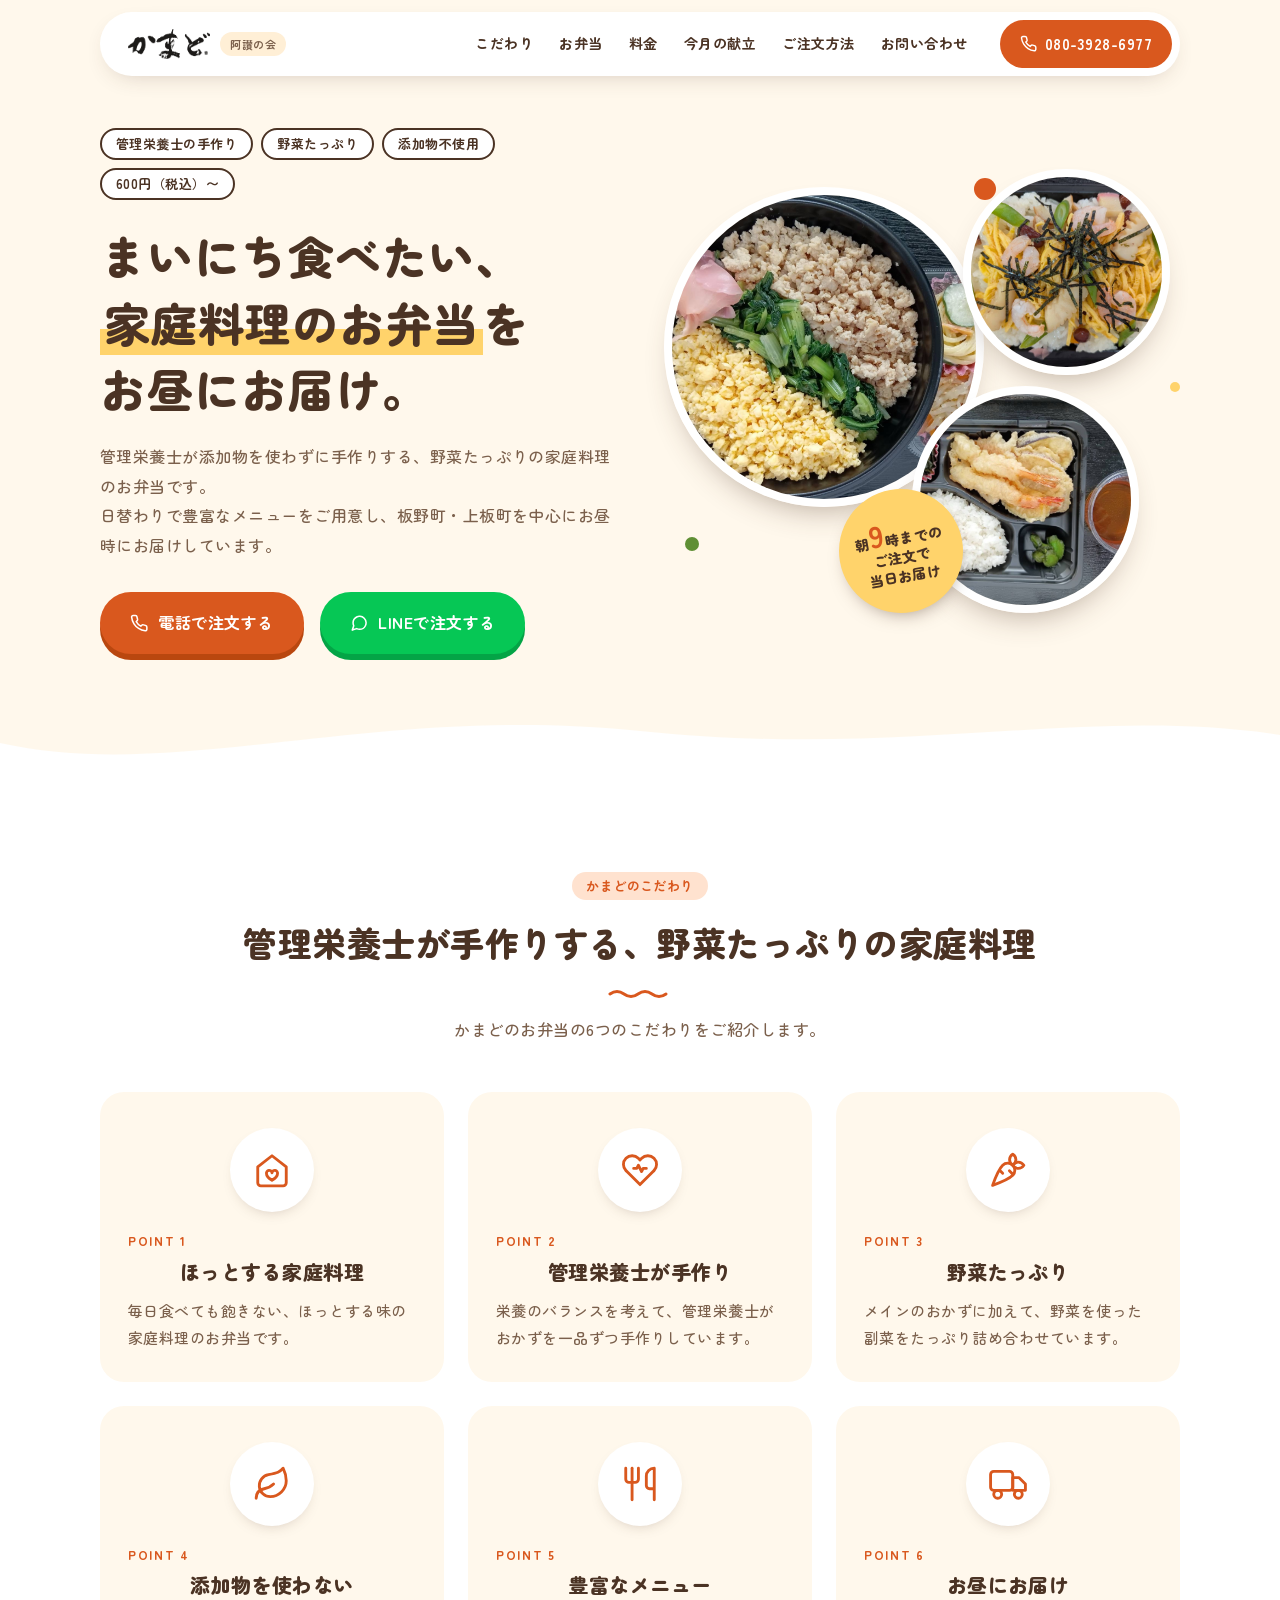
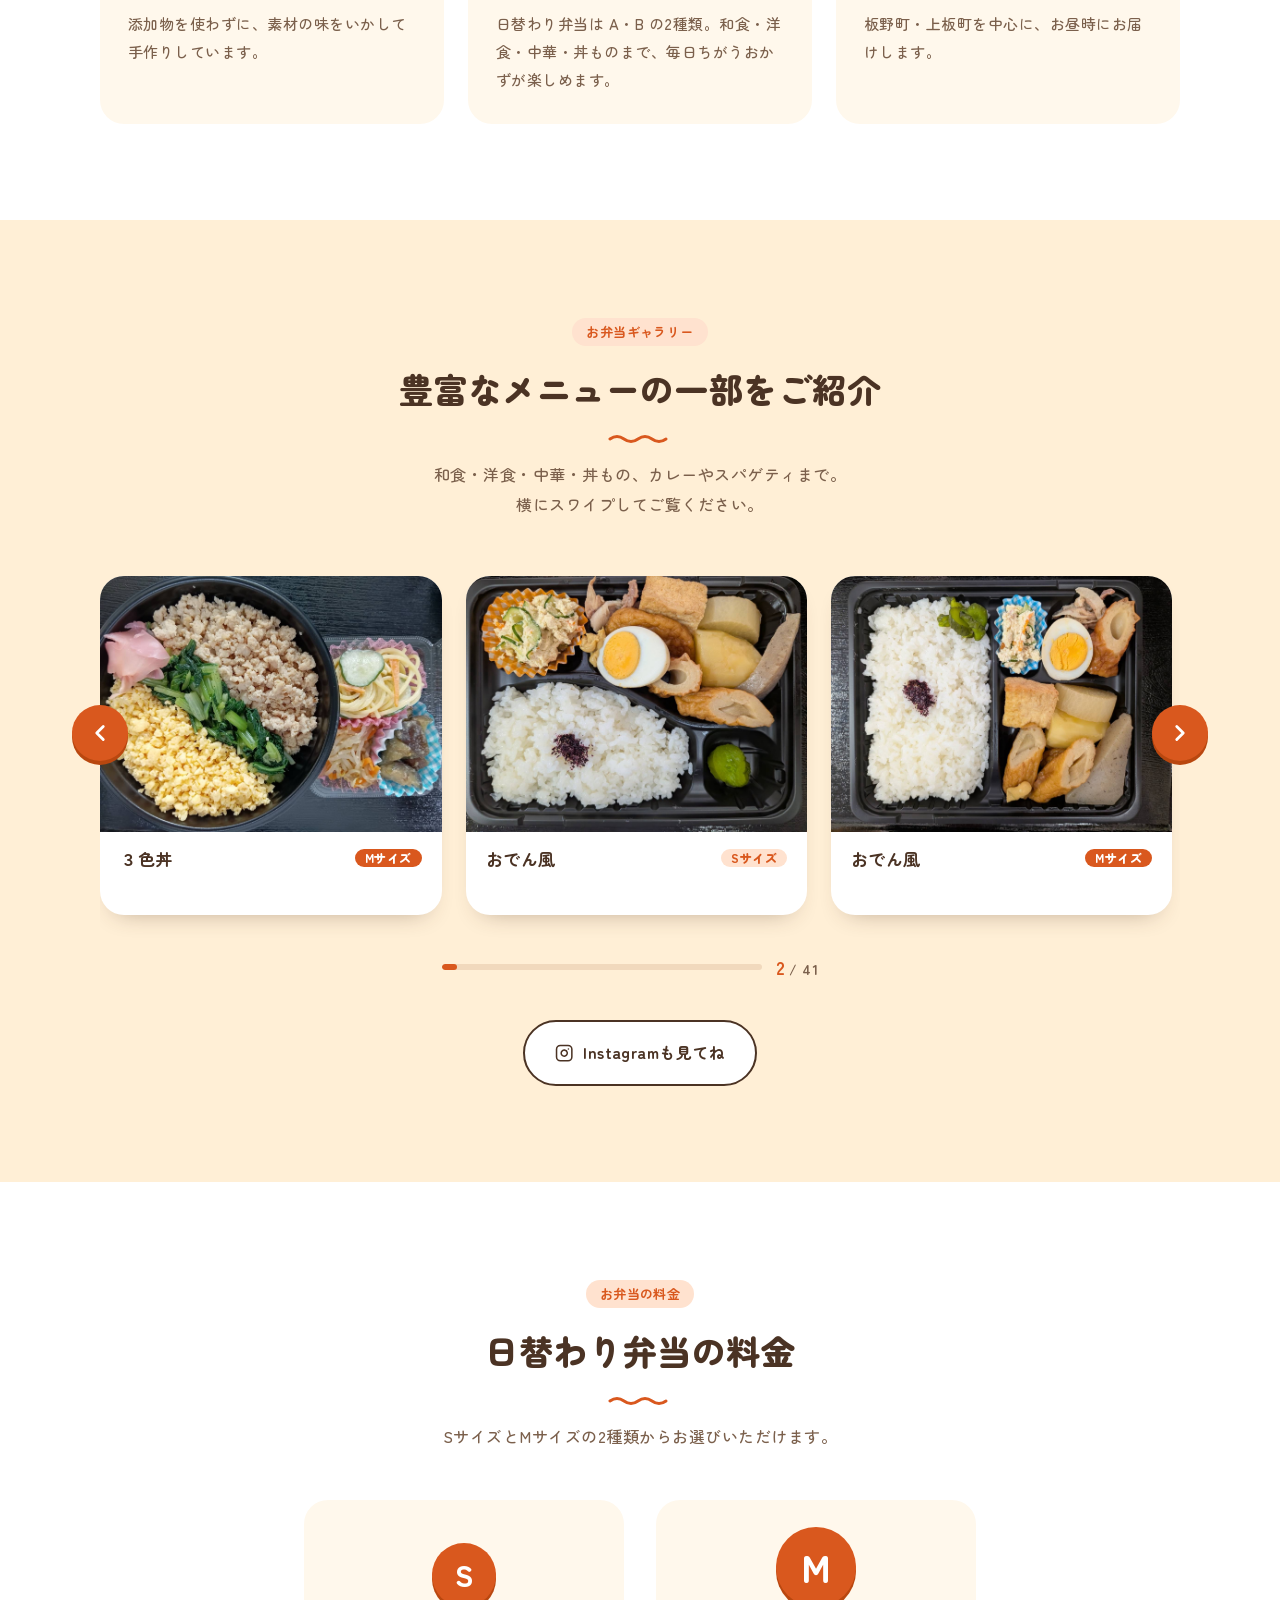
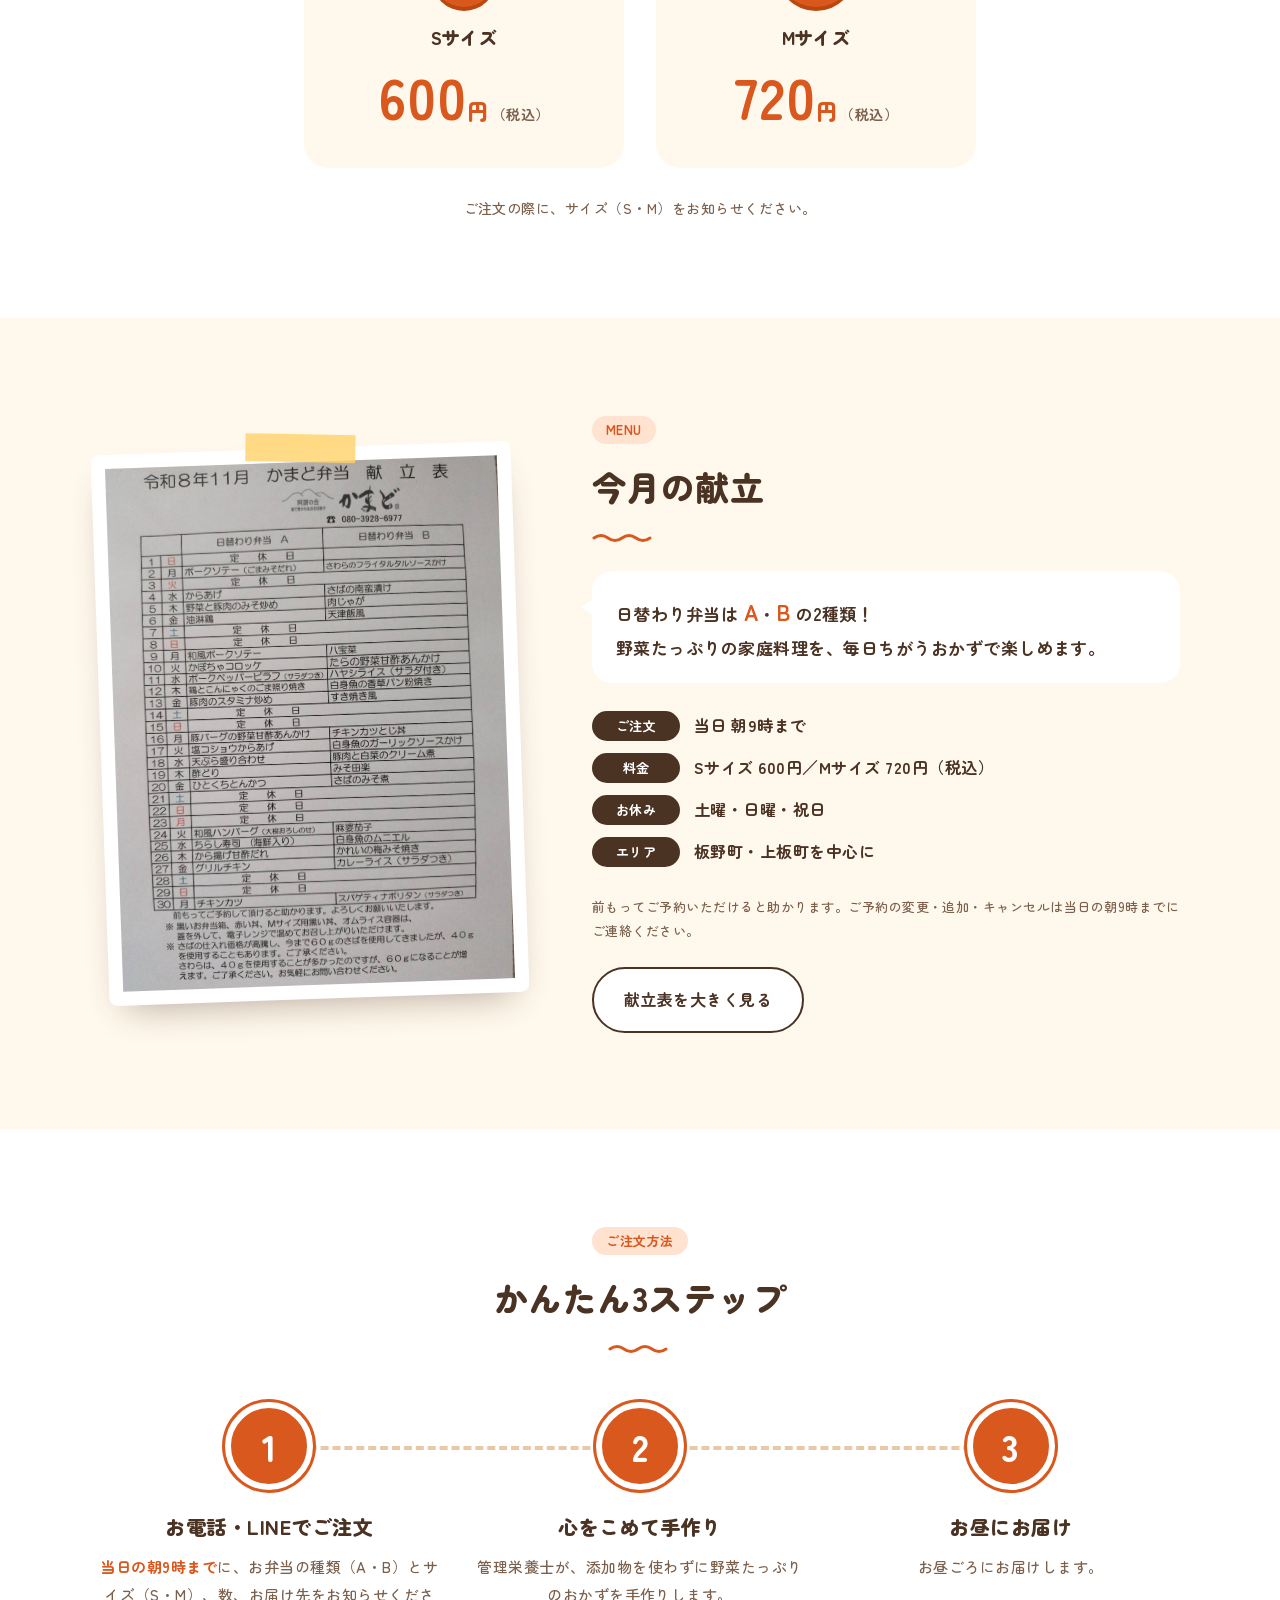
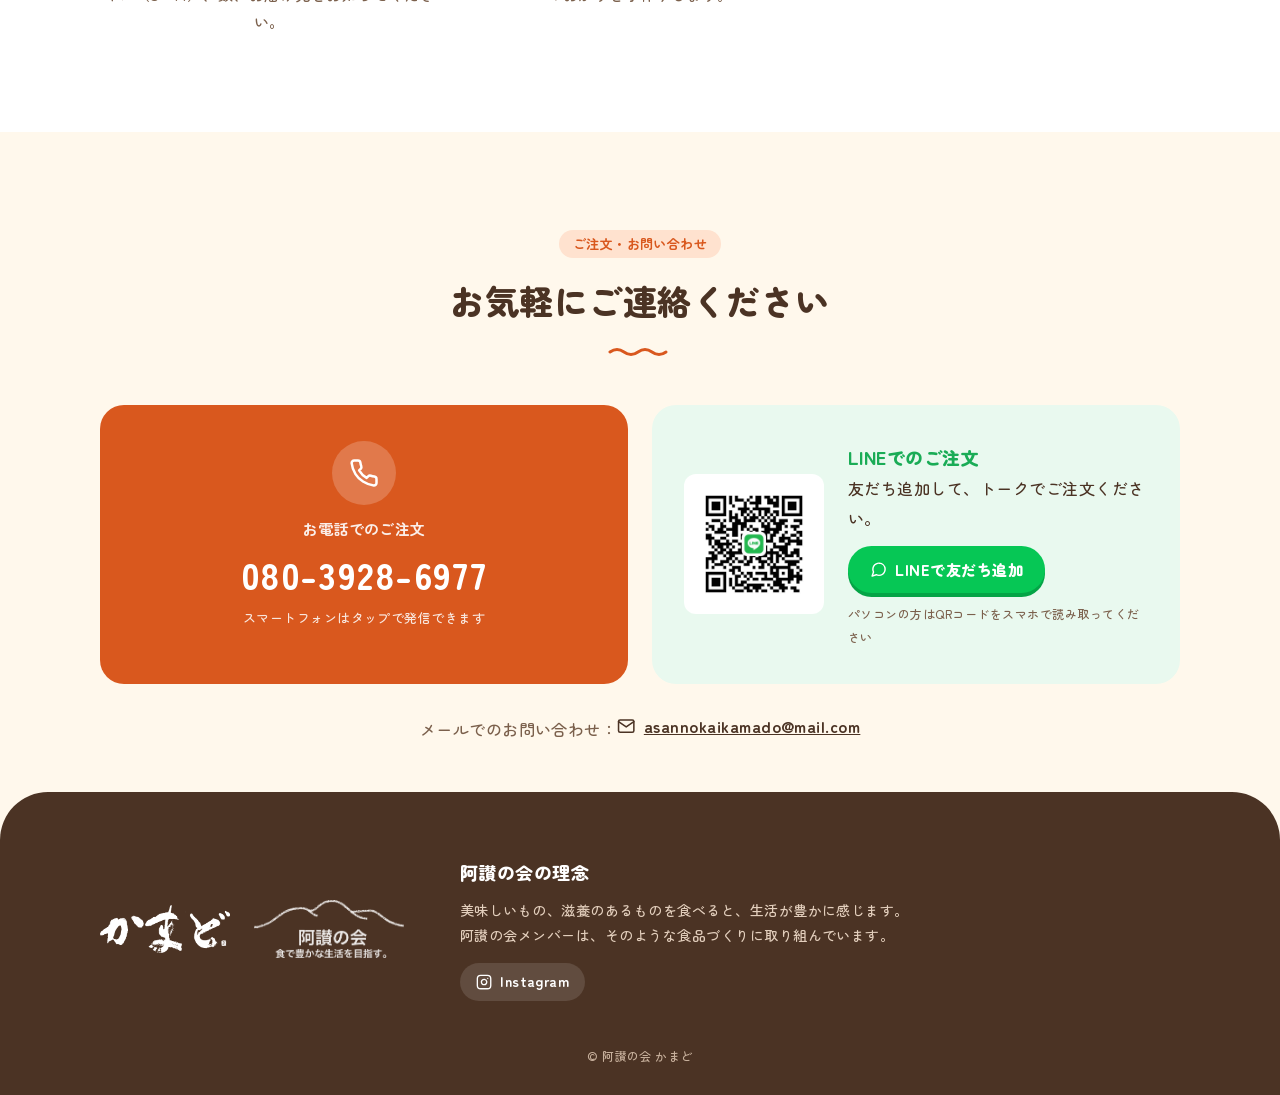
<file: index.html>
<!doctype html>
<html lang="ja">
<head>
<meta charset="UTF-8">
<meta name="viewport" content="width=device-width, initial-scale=1">
<title>阿讃の会かまど｜上板町の宅配弁当・管理栄養士が手作りする野菜たっぷりの家庭料理</title>
<meta name="description" content="徳島県上板町の宅配弁当「阿讃の会かまど」。管理栄養士が添加物を使わずに手作りする、野菜たっぷりの家庭料理のお弁当です。日替わり2種類で、和食・洋食・中華・丼ものと豊富なメニュー。板野町・上板町を中心にお昼時にお届けします。Sサイズ600円・Mサイズ720円（税込）。">
<meta name="keywords" content="宅配弁当,日替わり弁当,お弁当,家庭料理,管理栄養士,手作り,野菜たっぷり,添加物不使用,豊富なメニュー,上板町,板野町,板野郡,徳島県,阿讃の会,かまど">
<meta name="google-site-verification" content="b7uq7zK6_5wM0UX1NkYNZeCyqYUypd5nLfIpq1J4X_s" />
<link rel="canonical" href="https://asannokaikamado.github.io/">
<meta name="theme-color" content="#fff8ec">
<link rel="icon" type="image/png" href="img/logo/favicon.png">
<link rel="apple-touch-icon" href="img/logo/favicon.png">

<!-- LINE・Facebook・X などでURLを共有したときの表示 -->
<meta property="og:type" content="website">
<meta property="og:site_name" content="阿讃の会 かまど">
<meta property="og:title" content="阿讃の会かまど｜上板町の宅配弁当・管理栄養士が手作りする家庭料理">
<meta property="og:description" content="管理栄養士が添加物を使わずに手作りする、野菜たっぷりの家庭料理のお弁当。日替わりで豊富なメニューをご用意し、板野町・上板町を中心にお昼時にお届けします。">
<meta property="og:url" content="https://asannokaikamado.github.io/">
<meta property="og:image" content="https://asannokaikamado.github.io/img/sns/ogp.jpg">
<meta property="og:image:width" content="1200">
<meta property="og:image:height" content="630">
<meta property="og:image:alt" content="かまどの三色丼のお弁当と野菜の副菜">
<meta property="og:locale" content="ja_JP">
<meta name="twitter:card" content="summary_large_image">

<!-- 検索エンジン向けのお店の情報（構造化データ） -->
<script type="application/ld+json">
{
  "@context": "https://schema.org",
  "@type": "FoodEstablishment",
  "name": "阿讃の会 かまど",
  "alternateName": "かまど弁当",
  "slogan": "食で豊かな生活を目指す。",
  "description": "管理栄養士が添加物を使わずに手作りする、野菜たっぷりの家庭料理の宅配弁当。日替わり2種類で、和食・洋食・中華・丼ものと豊富なメニューをご用意しています。板野町・上板町を中心にお昼時にお届けします。",
  "keywords": "宅配弁当, 日替わり弁当, 家庭料理, 管理栄養士, 手作り, 野菜たっぷり, 添加物不使用, 豊富なメニュー",
  "url": "https://asannokaikamado.github.io/",
  "logo": "https://asannokaikamado.github.io/img/logo/kamado-logo.png",
  "image": "https://asannokaikamado.github.io/img/sns/ogp.jpg",
  "telephone": "+81-80-3928-6977",
  "email": "asannokaikamado@mail.com",
  "address": {
    "@type": "PostalAddress",
    "addressCountry": "JP",
    "addressRegion": "徳島県",
    "addressLocality": "板野郡上板町"
  },
  "areaServed": ["徳島県板野郡上板町", "徳島県板野郡板野町"],
  "servesCuisine": ["家庭料理", "和食", "洋食", "中華", "丼もの"],
  "priceRange": "¥600〜¥720（税込）",
  "hasMenu": {
    "@type": "Menu",
    "name": "日替わり弁当",
    "description": "日替わり弁当A・Bの2種類。毎月の献立は献立表でご確認いただけます。",
    "url": "https://asannokaikamado.github.io/#menu",
    "hasMenuItem": [
      {
        "@type": "MenuItem",
        "name": "日替わり弁当 Sサイズ",
        "offers": {
          "@type": "Offer",
          "price": "600",
          "priceCurrency": "JPY",
          "priceSpecification": { "@type": "PriceSpecification", "price": "600", "priceCurrency": "JPY", "valueAddedTaxIncluded": true }
        }
      },
      {
        "@type": "MenuItem",
        "name": "日替わり弁当 Mサイズ",
        "offers": {
          "@type": "Offer",
          "price": "720",
          "priceCurrency": "JPY",
          "priceSpecification": { "@type": "PriceSpecification", "price": "720", "priceCurrency": "JPY", "valueAddedTaxIncluded": true }
        }
      }
    ]
  },
  "sameAs": ["https://www.instagram.com/bentou20240306/", "https://line.me/ti/p/5j0fuFjNNn"]
}
</script>
<link rel="preconnect" href="https://fonts.googleapis.com">
<link rel="preconnect" href="https://fonts.gstatic.com" crossorigin>
<link href="https://fonts.googleapis.com/css2?family=Zen+Maru+Gothic:wght@500;700;900&display=swap" rel="stylesheet">
<link rel="stylesheet" href="css/style.css">
<script src="js/main.js" defer></script>
</head>
<body id="top">
<!-- アイコン：Feather Icons（MIT License, Copyright (c) 2013-2023 Cole Bemis）とLucide（ISC License, Copyright (c) 2026 Lucide Icons and Contributors）を一部改変して使用。ライセンス全文は THIRD_PARTY_NOTICES.md -->
<svg width="0" height="0" style="position:absolute" aria-hidden="true">
  <symbol id="i-phone" viewBox="0 0 24 24" fill="none" stroke="currentColor" stroke-width="2" stroke-linecap="round" stroke-linejoin="round"><path d="M22 16.92v3a2 2 0 0 1-2.18 2 19.79 19.79 0 0 1-8.63-3.07 19.5 19.5 0 0 1-6-6 19.79 19.79 0 0 1-3.07-8.67A2 2 0 0 1 4.11 2h3a2 2 0 0 1 2 1.72c.13.96.36 1.9.7 2.81a2 2 0 0 1-.45 2.11L8.09 9.91a16 16 0 0 0 6 6l1.27-1.27a2 2 0 0 1 2.11-.45c.91.34 1.85.57 2.81.7A2 2 0 0 1 22 16.92z"/></symbol>
  <symbol id="i-chat" viewBox="0 0 24 24" fill="none" stroke="currentColor" stroke-width="2" stroke-linecap="round" stroke-linejoin="round"><path d="M21 11.5a8.38 8.38 0 0 1-.9 3.8 8.5 8.5 0 0 1-7.6 4.7 8.38 8.38 0 0 1-3.8-.9L3 21l1.9-5.7a8.38 8.38 0 0 1-.9-3.8 8.5 8.5 0 0 1 4.7-7.6 8.38 8.38 0 0 1 3.8-.9h.5a8.48 8.48 0 0 1 8 8v.5z"/></symbol>
  <symbol id="i-mail" viewBox="0 0 24 24" fill="none" stroke="currentColor" stroke-width="2" stroke-linecap="round" stroke-linejoin="round"><path d="M4 4h16c1.1 0 2 .9 2 2v12c0 1.1-.9 2-2 2H4c-1.1 0-2-.9-2-2V6c0-1.1.9-2 2-2z"/><polyline points="22,6 12,13 2,6"/></symbol>
  <symbol id="i-left" viewBox="0 0 24 24" fill="none" stroke="currentColor" stroke-width="2.6" stroke-linecap="round" stroke-linejoin="round"><polyline points="15 18 9 12 15 6"/></symbol>
  <symbol id="i-right" viewBox="0 0 24 24" fill="none" stroke="currentColor" stroke-width="2.6" stroke-linecap="round" stroke-linejoin="round"><polyline points="9 18 15 12 9 6"/></symbol>
  <symbol id="i-menu" viewBox="0 0 24 24" fill="none" stroke="currentColor" stroke-width="2.2" stroke-linecap="round"><line x1="4" y1="7" x2="20" y2="7"/><line x1="4" y1="12" x2="20" y2="12"/><line x1="4" y1="17" x2="20" y2="17"/></symbol>
  <symbol id="i-heart" viewBox="0 0 24 24" fill="none" stroke="currentColor" stroke-width="1.8" stroke-linecap="round" stroke-linejoin="round"><path d="M20.84 4.61a5.5 5.5 0 0 0-7.78 0L12 5.67l-1.06-1.06a5.5 5.5 0 0 0-7.78 7.78l1.06 1.06L12 21.23l7.78-7.78 1.06-1.06a5.5 5.5 0 0 0 0-7.78z"/><path d="M8 11h2l1-2 2 4 1-2h2"/></symbol>
  <symbol id="i-leaf" viewBox="0 0 24 24" fill="none" stroke="currentColor" stroke-width="1.8" stroke-linecap="round" stroke-linejoin="round"><path d="M11 20A7 7 0 0 1 9.8 6.1C15.5 5 17 4.48 19 2c1 2 2 4.18 2 8 0 5.5-4.78 10-10 10Z"/><path d="M2 21c0-3 1.85-5.36 5.08-6C9.5 14.52 12 13 13 12"/></symbol>
  <symbol id="i-home" viewBox="0 0 24 24" fill="none" stroke="currentColor" stroke-width="1.8" stroke-linecap="round" stroke-linejoin="round"><path d="m3 10 9-7 9 7v10a2 2 0 0 1-2 2H5a2 2 0 0 1-2-2z"/><path d="M12 18.5s-3.5-2-3.5-4.25a1.75 1.75 0 0 1 3.5-.5 1.75 1.75 0 0 1 3.5.5c0 2.25-3.5 4.25-3.5 4.25z"/></symbol>
  <symbol id="i-carrot" viewBox="0 0 24 24" fill="none" stroke="currentColor" stroke-width="1.8" stroke-linecap="round" stroke-linejoin="round"><path d="M2.27 21.7s9.87-3.5 12.73-6.36a4.5 4.5 0 0 0-6.36-6.37C5.77 11.84 2.27 21.7 2.27 21.7zM8.64 14l-2.05-2.04M15.34 15l-2.46-2.46"/><path d="M22 9s-1.33-2-3.5-2C16.86 7 15 9 15 9s1.33 2 3.5 2S22 9 22 9z"/><path d="M15 2s-2 1.33-2 3.5S15 9 15 9s2-1.84 2-3.5C17 3.33 15 2 15 2z"/></symbol>
  <symbol id="i-utensils" viewBox="0 0 24 24" fill="none" stroke="currentColor" stroke-width="1.8" stroke-linecap="round" stroke-linejoin="round"><path d="M3 2v7c0 1.1.9 2 2 2h4a2 2 0 0 0 2-2V2"/><path d="M7 2v20"/><path d="M21 15V2a5 5 0 0 0-5 5v6c0 1.1.9 2 2 2h3zm0 0v7"/></symbol>
  <symbol id="i-cal" viewBox="0 0 24 24" fill="none" stroke="currentColor" stroke-width="1.8" stroke-linecap="round" stroke-linejoin="round"><rect x="3" y="4" width="18" height="18" rx="3"/><line x1="16" y1="2" x2="16" y2="6"/><line x1="8" y1="2" x2="8" y2="6"/><line x1="3" y1="10" x2="21" y2="10"/><path d="M8 15h3M13 15h3M8 18h3"/></symbol>
  <symbol id="i-truck" viewBox="0 0 24 24" fill="none" stroke="currentColor" stroke-width="1.8" stroke-linecap="round" stroke-linejoin="round"><rect x="1" y="4" width="14" height="12" rx="2"/><path d="M15 8h4l4 4v4h-8z"/><circle cx="5.5" cy="18.5" r="2.5"/><circle cx="18.5" cy="18.5" r="2.5"/></symbol>
  <symbol id="i-insta" viewBox="0 0 24 24" fill="none" stroke="currentColor" stroke-width="2" stroke-linecap="round" stroke-linejoin="round"><rect x="2" y="2" width="20" height="20" rx="5"/><path d="M16 11.37A4 4 0 1 1 12.63 8 4 4 0 0 1 16 11.37z"/><line x1="17.5" y1="6.5" x2="17.51" y2="6.5"/></symbol>
</svg>

<header class="site-header">
  <div class="wrap">
    <div class="header-inner">
      <a class="brand" href="#top">
        <img src="img/logo/kamado-logo.png" alt="阿讃の会 かまど" width="860" height="314">
        <small>阿讃の会</small>
      </a>
      <nav class="gnav" id="gnav" aria-label="メインメニュー">
        <a href="#about">こだわり</a>
        <a href="#gallery">お弁当</a>
        <a href="#price">料金</a>
        <a href="#menu">今月の献立</a>
        <a href="#order">ご注文方法</a>
        <a href="#contact">お問い合わせ</a>
      </nav>
      <a class="header-tel" href="tel:08039286977"><svg class="ico"><use href="#i-phone"/></svg>080-3928-6977</a>
      <button class="menu-toggle" id="menuToggle" aria-expanded="false" aria-controls="gnav" aria-label="メニューを開く"><svg class="ico"><use href="#i-menu"/></svg></button>
    </div>
  </div>
</header>

<main>
  <section class="hero" aria-label="かまどの宅配弁当">
    <div class="wrap hero-grid">
      <div class="hero-text">
        <ul class="chips"><li>管理栄養士の手作り</li><li>野菜たっぷり</li><li>添加物不使用</li><li>600円（税込）〜</li></ul>
        <h1><span class="nb">まいにち食べたい、</span><br><span class="hl nb">家庭料理のお弁当</span>を<br><span class="nb">お昼にお届け。</span></h1>
        <p>管理栄養士が添加物を使わずに手作りする、野菜たっぷりの家庭料理のお弁当です。<br>日替わりで豊富なメニューをご用意し、板野町・上板町を中心にお昼時にお届けしています。</p>
        <div class="hero-actions">
          <a class="btn btn-orange" href="tel:08039286977"><svg class="ico"><use href="#i-phone"/></svg>電話で注文する</a>
          <a class="btn btn-line" href="https://line.me/ti/p/5j0fuFjNNn" target="_blank" rel="noopener"><svg class="ico"><use href="#i-chat"/></svg>LINEで注文する</a>
        </div>
      </div>
      <div class="hero-visual">
        <!-- 丸く切り抜く位置は object-position の左右％で調整（0%=左端、100%=右端） -->
        <img class="ph ph1" src="img/menu/３色丼(M).jpg" alt="三色丼のお弁当と野菜の副菜" width="1474" height="1110" fetchpriority="high" style="object-position: 12% center">
        <img class="ph ph2" src="img/menu/ちらし寿司.jpg" alt="ちらし寿司のお弁当" width="1477" height="1108" style="object-position: 50% center">
        <img class="ph ph3" src="img/menu/天ぷら(S).jpg" alt="天ぷらのお弁当" width="1474" height="1110" style="object-position: 92% center">
        <div class="sticker"><span>朝<b>9</b>時までの<br>ご注文で<br>当日お届け</span></div>
        <span class="dot d1"></span><span class="dot d2"></span><span class="dot d3"></span>
      </div>
    </div>
    <svg class="wave" viewBox="0 0 1440 80" preserveAspectRatio="none" aria-hidden="true"><path d="M0,48 C200,88 420,8 720,36 C1020,64 1220,10 1440,40 L1440,80 L0,80 Z" fill="#ffffff"/></svg>
  </section>

  <section class="points" id="about">
    <div class="wrap">
      <div class="sec-head"><span class="sub">かまどのこだわり</span><h2><span class="nb">管理栄養士が手作りする、</span><span class="nb">野菜たっぷりの家庭料理</span></h2><p>かまどのお弁当の6つのこだわりをご紹介します。</p></div>
      <div class="point-grid">
        <article class="point">
          <div class="pi"><svg class="ico"><use href="#i-home"/></svg></div>
          <p class="label">POINT 1</p>
          <h3>ほっとする家庭料理</h3>
          <p>毎日食べても飽きない、ほっとする味の家庭料理のお弁当です。</p>
        </article>
        <article class="point">
          <div class="pi"><svg class="ico"><use href="#i-heart"/></svg></div>
          <p class="label">POINT 2</p>
          <h3>管理栄養士が手作り</h3>
          <p>栄養のバランスを考えて、管理栄養士がおかずを一品ずつ手作りしています。</p>
        </article>
        <article class="point">
          <div class="pi"><svg class="ico"><use href="#i-carrot"/></svg></div>
          <p class="label">POINT 3</p>
          <h3>野菜たっぷり</h3>
          <p>メインのおかずに加えて、野菜を使った副菜をたっぷり詰め合わせています。</p>
        </article>
        <article class="point">
          <div class="pi"><svg class="ico"><use href="#i-leaf"/></svg></div>
          <p class="label">POINT 4</p>
          <h3>添加物を使わない</h3>
          <p>添加物を使わずに、素材の味をいかして手作りしています。</p>
        </article>
        <article class="point">
          <div class="pi"><svg class="ico"><use href="#i-utensils"/></svg></div>
          <p class="label">POINT 5</p>
          <h3>豊富なメニュー</h3>
          <p>日替わり弁当は A・B の2種類。和食・洋食・中華・丼ものまで、毎日ちがうおかずが楽しめます。</p>
        </article>
        <article class="point">
          <div class="pi"><svg class="ico"><use href="#i-truck"/></svg></div>
          <p class="label">POINT 6</p>
          <h3>お昼にお届け</h3>
          <p>板野町・上板町を中心に、お昼時にお届けします。</p>
        </article>
      </div>
    </div>
  </section>

  <section class="gallery" id="gallery">
    <div class="wrap">
      <div class="sec-head"><span class="sub">お弁当ギャラリー</span><h2><span class="nb">豊富なメニューの</span><span class="nb">一部をご紹介</span></h2><p>和食・洋食・中華・丼もの、<span class="nb">カレーやスパゲティまで。</span><br>横にスワイプしてご覧ください。</p></div>
    </div>
    <div class="wrap slider-wrap">
      <div class="slider" aria-roledescription="carousel" aria-label="お弁当の写真">
        <button class="sl-btn prev" aria-label="前へ"><svg class="ico"><use href="#i-left"/></svg></button>
        <!-- 写真は img/menu/ に入れて「python tools/update_gallery.py」を実行すると、下の一覧が作り直されます -->
        <ul class="sl-track" id="slTrack" tabindex="0">
          <!-- gallery:start -->
          <li class="sl-card"><figure>
            <img src="img/menu/３色丼(S).jpg" alt="３色丼のお弁当（Sサイズ）" width="1474" height="1110" decoding="async">
            <figcaption>３色丼<span class="size size-s">Sサイズ</span></figcaption>
          </figure></li>
          <li class="sl-card"><figure>
            <img src="img/menu/３色丼(M).jpg" alt="３色丼のお弁当（Mサイズ）" width="1474" height="1110" decoding="async">
            <figcaption>３色丼<span class="size size-m">Mサイズ</span></figcaption>
          </figure></li>
          <li class="sl-card"><figure>
            <img src="img/menu/おでん風(S).jpg" alt="おでん風のお弁当（Sサイズ）" width="1477" height="1108" decoding="async">
            <figcaption>おでん風<span class="size size-s">Sサイズ</span></figcaption>
          </figure></li>
          <li class="sl-card"><figure>
            <img src="img/menu/おでん風(M).jpg" alt="おでん風のお弁当（Mサイズ）" width="1477" height="1108" loading="lazy" decoding="async">
            <figcaption>おでん風<span class="size size-m">Mサイズ</span></figcaption>
          </figure></li>
          <li class="sl-card"><figure>
            <img src="img/menu/さばのさっぱり揚げ(S).jpg" alt="さばのさっぱり揚げのお弁当（Sサイズ）" width="1474" height="1110" loading="lazy" decoding="async">
            <figcaption>さばのさっぱり揚げ<span class="size size-s">Sサイズ</span></figcaption>
          </figure></li>
          <li class="sl-card"><figure>
            <img src="img/menu/さばのさっぱり揚げ(M).jpg" alt="さばのさっぱり揚げのお弁当（Mサイズ）" width="1474" height="1110" loading="lazy" decoding="async">
            <figcaption>さばのさっぱり揚げ<span class="size size-m">Mサイズ</span></figcaption>
          </figure></li>
          <li class="sl-card"><figure>
            <img src="img/menu/さわらのごまみそ焼き(S).jpg" alt="さわらのごまみそ焼きのお弁当（Sサイズ）" width="1474" height="1110" loading="lazy" decoding="async">
            <figcaption>さわらのごまみそ焼き<span class="size size-s">Sサイズ</span></figcaption>
          </figure></li>
          <li class="sl-card"><figure>
            <img src="img/menu/さわらのフライタルタルソースかけ(S).jpg" alt="さわらのフライタルタルソースかけのお弁当（Sサイズ）" width="1474" height="1110" loading="lazy" decoding="async">
            <figcaption>さわらのフライタルタルソースかけ<span class="size size-s">Sサイズ</span></figcaption>
          </figure></li>
          <li class="sl-card"><figure>
            <img src="img/menu/さわらのフライタルタルソースかけ(M).jpg" alt="さわらのフライタルタルソースかけのお弁当（Mサイズ）" width="1474" height="1110" loading="lazy" decoding="async">
            <figcaption>さわらのフライタルタルソースかけ<span class="size size-m">Mサイズ</span></figcaption>
          </figure></li>
          <li class="sl-card"><figure>
            <img src="img/menu/さわらの天ぷら(M).jpg" alt="さわらの天ぷらのお弁当（Mサイズ）" width="1474" height="1110" loading="lazy" decoding="async">
            <figcaption>さわらの天ぷら<span class="size size-m">Mサイズ</span></figcaption>
          </figure></li>
          <li class="sl-card"><figure>
            <img src="img/menu/ししゃもの磯辺揚げ(S).jpg" alt="ししゃもの磯辺揚げのお弁当（Sサイズ）" width="1477" height="1108" loading="lazy" decoding="async">
            <figcaption>ししゃもの磯辺揚げ<span class="size size-s">Sサイズ</span></figcaption>
          </figure></li>
          <li class="sl-card"><figure>
            <img src="img/menu/ししゃもの磯辺揚げ(M).jpg" alt="ししゃもの磯辺揚げのお弁当（Mサイズ）" width="1477" height="1108" loading="lazy" decoding="async">
            <figcaption>ししゃもの磯辺揚げ<span class="size size-m">Mサイズ</span></figcaption>
          </figure></li>
          <li class="sl-card"><figure>
            <img src="img/menu/すき焼き風(S).jpg" alt="すき焼き風のお弁当（Sサイズ）" width="1474" height="1110" loading="lazy" decoding="async">
            <figcaption>すき焼き風<span class="size size-s">Sサイズ</span></figcaption>
          </figure></li>
          <li class="sl-card"><figure>
            <img src="img/menu/すき焼き風(M).jpg" alt="すき焼き風のお弁当（Mサイズ）" width="1474" height="1110" loading="lazy" decoding="async">
            <figcaption>すき焼き風<span class="size size-m">Mサイズ</span></figcaption>
          </figure></li>
          <li class="sl-card"><figure>
            <img src="img/menu/ちらし寿司.jpg" alt="ちらし寿司のお弁当" width="1477" height="1108" loading="lazy" decoding="async">
            <figcaption>ちらし寿司</figcaption>
          </figure></li>
          <li class="sl-card"><figure>
            <img src="img/menu/なすのはさみ揚げ(S).jpg" alt="なすのはさみ揚げのお弁当（Sサイズ）" width="1474" height="1110" loading="lazy" decoding="async">
            <figcaption>なすのはさみ揚げ<span class="size size-s">Sサイズ</span></figcaption>
          </figure></li>
          <li class="sl-card"><figure>
            <img src="img/menu/なすのはさみ揚げ(M).jpg" alt="なすのはさみ揚げのお弁当（Mサイズ）" width="1474" height="1110" loading="lazy" decoding="async">
            <figcaption>なすのはさみ揚げ<span class="size size-m">Mサイズ</span></figcaption>
          </figure></li>
          <li class="sl-card"><figure>
            <img src="img/menu/ひとくちとんかつ(S).jpg" alt="ひとくちとんかつのお弁当（Sサイズ）" width="1474" height="1110" loading="lazy" decoding="async">
            <figcaption>ひとくちとんかつ<span class="size size-s">Sサイズ</span></figcaption>
          </figure></li>
          <li class="sl-card"><figure>
            <img src="img/menu/ひとくちとんかつ(M).jpg" alt="ひとくちとんかつのお弁当（Mサイズ）" width="1474" height="1110" loading="lazy" decoding="async">
            <figcaption>ひとくちとんかつ<span class="size size-m">Mサイズ</span></figcaption>
          </figure></li>
          <li class="sl-card"><figure>
            <img src="img/menu/みそ田楽(S).jpg" alt="みそ田楽のお弁当（Sサイズ）" width="1474" height="1110" loading="lazy" decoding="async">
            <figcaption>みそ田楽<span class="size size-s">Sサイズ</span></figcaption>
          </figure></li>
          <li class="sl-card"><figure>
            <img src="img/menu/みそ田楽(M).jpg" alt="みそ田楽のお弁当（Mサイズ）" width="1474" height="1110" loading="lazy" decoding="async">
            <figcaption>みそ田楽<span class="size size-m">Mサイズ</span></figcaption>
          </figure></li>
          <li class="sl-card"><figure>
            <img src="img/menu/カレーライス(S).jpg" alt="カレーライスのお弁当（Sサイズ）" width="1474" height="1110" loading="lazy" decoding="async">
            <figcaption>カレーライス<span class="size size-s">Sサイズ</span></figcaption>
          </figure></li>
          <li class="sl-card"><figure>
            <img src="img/menu/カレーライス(M).jpg" alt="カレーライスのお弁当（Mサイズ）" width="1474" height="1110" loading="lazy" decoding="async">
            <figcaption>カレーライス<span class="size size-m">Mサイズ</span></figcaption>
          </figure></li>
          <li class="sl-card"><figure>
            <img src="img/menu/スパゲティナポリタン.jpg" alt="スパゲティナポリタンのお弁当" width="1474" height="1110" loading="lazy" decoding="async">
            <figcaption>スパゲティナポリタン</figcaption>
          </figure></li>
          <li class="sl-card"><figure>
            <img src="img/menu/スパゲティミートソース(S).jpg" alt="スパゲティミートソースのお弁当（Sサイズ）" width="1477" height="1108" loading="lazy" decoding="async">
            <figcaption>スパゲティミートソース<span class="size size-s">Sサイズ</span></figcaption>
          </figure></li>
          <li class="sl-card"><figure>
            <img src="img/menu/スパゲティミートソース(M).jpg" alt="スパゲティミートソースのお弁当（Mサイズ）" width="1477" height="1108" loading="lazy" decoding="async">
            <figcaption>スパゲティミートソース<span class="size size-m">Mサイズ</span></figcaption>
          </figure></li>
          <li class="sl-card"><figure>
            <img src="img/menu/チキンかつ丼(S).jpg" alt="チキンかつ丼のお弁当（Sサイズ）" width="1108" height="1477" loading="lazy" decoding="async">
            <figcaption>チキンかつ丼<span class="size size-s">Sサイズ</span></figcaption>
          </figure></li>
          <li class="sl-card"><figure>
            <img src="img/menu/チキンかつ丼(M).jpg" alt="チキンかつ丼のお弁当（Mサイズ）" width="1108" height="1477" loading="lazy" decoding="async">
            <figcaption>チキンかつ丼<span class="size size-m">Mサイズ</span></figcaption>
          </figure></li>
          <li class="sl-card"><figure>
            <img src="img/menu/ハヤシライス(S).jpg" alt="ハヤシライスのお弁当（Sサイズ）" width="1477" height="1108" loading="lazy" decoding="async">
            <figcaption>ハヤシライス<span class="size size-s">Sサイズ</span></figcaption>
          </figure></li>
          <li class="sl-card"><figure>
            <img src="img/menu/ハヤシライス(M).jpg" alt="ハヤシライスのお弁当（Mサイズ）" width="1477" height="1108" loading="lazy" decoding="async">
            <figcaption>ハヤシライス<span class="size size-m">Mサイズ</span></figcaption>
          </figure></li>
          <li class="sl-card"><figure>
            <img src="img/menu/ミートオムレツ(S).jpg" alt="ミートオムレツのお弁当（Sサイズ）" width="1474" height="1110" loading="lazy" decoding="async">
            <figcaption>ミートオムレツ<span class="size size-s">Sサイズ</span></figcaption>
          </figure></li>
          <li class="sl-card"><figure>
            <img src="img/menu/ミートオムレツ(M).jpg" alt="ミートオムレツのお弁当（Mサイズ）" width="1474" height="1110" loading="lazy" decoding="async">
            <figcaption>ミートオムレツ<span class="size size-m">Mサイズ</span></figcaption>
          </figure></li>
          <li class="sl-card"><figure>
            <img src="img/menu/天ぷら(S).jpg" alt="天ぷらのお弁当（Sサイズ）" width="1474" height="1110" loading="lazy" decoding="async">
            <figcaption>天ぷら<span class="size size-s">Sサイズ</span></figcaption>
          </figure></li>
          <li class="sl-card"><figure>
            <img src="img/menu/天ぷら(M).jpg" alt="天ぷらのお弁当（Mサイズ）" width="1474" height="1110" loading="lazy" decoding="async">
            <figcaption>天ぷら<span class="size size-m">Mサイズ</span></figcaption>
          </figure></li>
          <li class="sl-card"><figure>
            <img src="img/menu/天津飯風(S).jpg" alt="天津飯風のお弁当（Sサイズ）" width="1474" height="1110" loading="lazy" decoding="async">
            <figcaption>天津飯風<span class="size size-s">Sサイズ</span></figcaption>
          </figure></li>
          <li class="sl-card"><figure>
            <img src="img/menu/手作りコロッケ(S).jpg" alt="手作りコロッケのお弁当（Sサイズ）" width="1474" height="1110" loading="lazy" decoding="async">
            <figcaption>手作りコロッケ<span class="size size-s">Sサイズ</span></figcaption>
          </figure></li>
          <li class="sl-card"><figure>
            <img src="img/menu/手作りコロッケ(M).jpg" alt="手作りコロッケのお弁当（Mサイズ）" width="1474" height="1110" loading="lazy" decoding="async">
            <figcaption>手作りコロッケ<span class="size size-m">Mサイズ</span></figcaption>
          </figure></li>
          <li class="sl-card"><figure>
            <img src="img/menu/照り焼きハンバーグ(M).jpg" alt="照り焼きハンバーグのお弁当（Mサイズ）" width="1474" height="1110" loading="lazy" decoding="async">
            <figcaption>照り焼きハンバーグ<span class="size size-m">Mサイズ</span></figcaption>
          </figure></li>
          <li class="sl-card"><figure>
            <img src="img/menu/酢豚(S).jpg" alt="酢豚のお弁当（Sサイズ）" width="1477" height="1108" loading="lazy" decoding="async">
            <figcaption>酢豚<span class="size size-s">Sサイズ</span></figcaption>
          </figure></li>
          <li class="sl-card"><figure>
            <img src="img/menu/酢豚(M).jpg" alt="酢豚のお弁当（Mサイズ）" width="1477" height="1108" loading="lazy" decoding="async">
            <figcaption>酢豚<span class="size size-m">Mサイズ</span></figcaption>
          </figure></li>
          <li class="sl-card"><figure>
            <img src="img/menu/鶏のチリソース.jpg" alt="鶏のチリソースのお弁当" width="1477" height="1108" loading="lazy" decoding="async">
            <figcaption>鶏のチリソース</figcaption>
          </figure></li>
          <!-- gallery:end -->
        </ul>
        <button class="sl-btn next" aria-label="次へ"><svg class="ico"><use href="#i-right"/></svg></button>
      </div>
      <div class="sl-status" aria-hidden="true">
        <div class="sl-progress"><span id="slBar"></span></div>
        <span class="sl-count"><b id="slIdx">1</b> / <span id="slTotal">0</span></span>
      </div>
    </div>
    <p class="gallery-more"><a class="btn btn-ghost" href="https://www.instagram.com/bentou20240306/" target="_blank" rel="noopener"><svg class="ico"><use href="#i-insta"/></svg>Instagramも見てね</a></p>
  </section>

  <section class="price" id="price">
    <div class="wrap">
      <div class="sec-head"><span class="sub">お弁当の料金</span><h2>日替わり弁当の料金</h2><p>SサイズとMサイズの2種類からお選びいただけます。</p></div>
      <div class="price-grid">
        <div class="price-card">
          <span class="size" aria-hidden="true">S</span>
          <p class="size-name">Sサイズ</p>
          <p class="yen"><b>600</b>円<small>（税込）</small></p>
        </div>
        <div class="price-card m">
          <span class="size" aria-hidden="true">M</span>
          <p class="size-name">Mサイズ</p>
          <p class="yen"><b>720</b>円<small>（税込）</small></p>
        </div>
      </div>
      <p class="price-note">ご注文の際に、サイズ（S・M）をお知らせください。</p>
    </div>
  </section>

  <section class="menu-sec" id="menu">
    <div class="wrap menu-grid">
      <div class="menu-paper">
        <span class="tape" aria-hidden="true"></span>
        <!-- 献立表は img/今月の献立.JPG を差し替えるだけで更新されます（ファイル名はそのまま） -->
        <a href="img/今月の献立.JPG" target="_blank" rel="noopener" data-kondate><img src="img/今月の献立.JPG" alt="今月の献立表。日替わり弁当A・Bの毎日のおかず" width="960" height="1280" loading="lazy" decoding="async" data-kondate></a>
      </div>
      <div class="menu-text">
        <div class="sec-head left"><span class="sub">MENU</span><h2>今月の献立</h2></div>
        <div class="bubble">日替わり弁当は <b>A</b>・<b>B</b> の2種類！<br>野菜たっぷりの家庭料理を、毎日ちがうおかずで楽しめます。</div>
        <ul class="info">
          <li><span>ご注文</span>当日 朝9時まで</li>
          <li><span>料金</span>Sサイズ 600円／Mサイズ 720円（税込）</li>
          <li><span>お休み</span>土曜・日曜・祝日</li>
          <li><span>エリア</span>板野町・上板町を中心に</li>
        </ul>
        <p class="menu-note">前もってご予約いただけると助かります。ご予約の変更・追加・キャンセルは当日の朝9時までにご連絡ください。</p>
        <a class="btn btn-ghost" href="img/今月の献立.JPG" target="_blank" rel="noopener" data-kondate>献立表を大きく見る</a>
      </div>
    </div>
  </section>

  <section class="order" id="order">
    <div class="wrap">
      <div class="sec-head"><span class="sub">ご注文方法</span><h2>かんたん3ステップ</h2></div>
      <ol class="steps">
        <li class="step"><div class="num">1</div><h3>お電話・LINEでご注文</h3><p><b>当日の朝9時まで</b>に、お弁当の種類（A・B）とサイズ（S・M）、数、お届け先をお知らせください。</p></li>
        <li class="step"><div class="num">2</div><h3>心をこめて手作り</h3><p>管理栄養士が、添加物を使わずに野菜たっぷりのおかずを手作りします。</p></li>
        <li class="step"><div class="num">3</div><h3>お昼にお届け</h3><p>お昼ごろにお届けします。</p></li>
      </ol>
    </div>
  </section>

  <section class="contact" id="contact">
    <div class="wrap">
      <div class="sec-head"><span class="sub">ご注文・お問い合わせ</span><h2>お気軽にご連絡ください</h2></div>
      <div class="contact-grid">
        <a class="c-card tel" href="tel:08039286977">
          <span class="ci"><svg class="ico"><use href="#i-phone"/></svg></span>
          <span class="t">お電話でのご注文</span>
          <span class="big">080-3928-6977</span>
          <span class="s">スマートフォンはタップで発信できます</span>
        </a>
        <div class="c-card line">
          <img class="qr" src="img/sns/line-qr.jpg" alt="かまどのLINE友だち追加用QRコード" width="612" height="612" loading="lazy" decoding="async">
          <div>
            <p class="t">LINEでのご注文</p>
            <p>友だち追加して、トークでご注文ください。</p>
            <a class="line-add" href="https://line.me/ti/p/5j0fuFjNNn" target="_blank" rel="noopener"><svg class="ico"><use href="#i-chat"/></svg>LINEで友だち追加</a>
            <p class="line-qr-note">パソコンの方はQRコードをスマホで読み取ってください</p>
          </div>
        </div>
      </div>
      <p class="mail-line">メールでのお問い合わせ：<a href="mailto:asannokaikamado@mail.com"><svg class="ico"><use href="#i-mail"/></svg>asannokaikamado@mail.com</a></p>
    </div>
  </section>
</main>

<footer class="site-footer">
  <div class="wrap footer-grid">
    <div class="footer-logos">
      <img src="img/logo/kamado-logo-white.png" alt="かまど" width="860" height="314" loading="lazy" decoding="async">
      <img src="img/logo/asan-logo-white.png" alt="阿讃の会 食で豊かな生活を目指す。" width="1324" height="507" loading="lazy" decoding="async">
    </div>
    <div>
      <h4>阿讃の会の理念</h4>
      <p>美味しいもの、滋養のあるものを食べると、生活が豊かに感じます。<br>阿讃の会メンバーは、そのような食品づくりに取り組んでいます。</p>
      <a class="footer-sns" href="https://www.instagram.com/bentou20240306/" target="_blank" rel="noopener"><svg class="ico"><use href="#i-insta"/></svg>Instagram</a>
    </div>
  </div>
  <p class="copyright">© 阿讃の会 かまど</p>
</footer>

<nav class="order-bar" aria-label="ご注文">
  <a class="ob-tel" href="tel:08039286977"><svg class="ico"><use href="#i-phone"/></svg>電話で注文</a>
  <a class="ob-line" href="https://line.me/ti/p/5j0fuFjNNn" target="_blank" rel="noopener"><svg class="ico"><use href="#i-chat"/></svg>LINEで注文</a>
</nav>
</body>
</html>
</file>
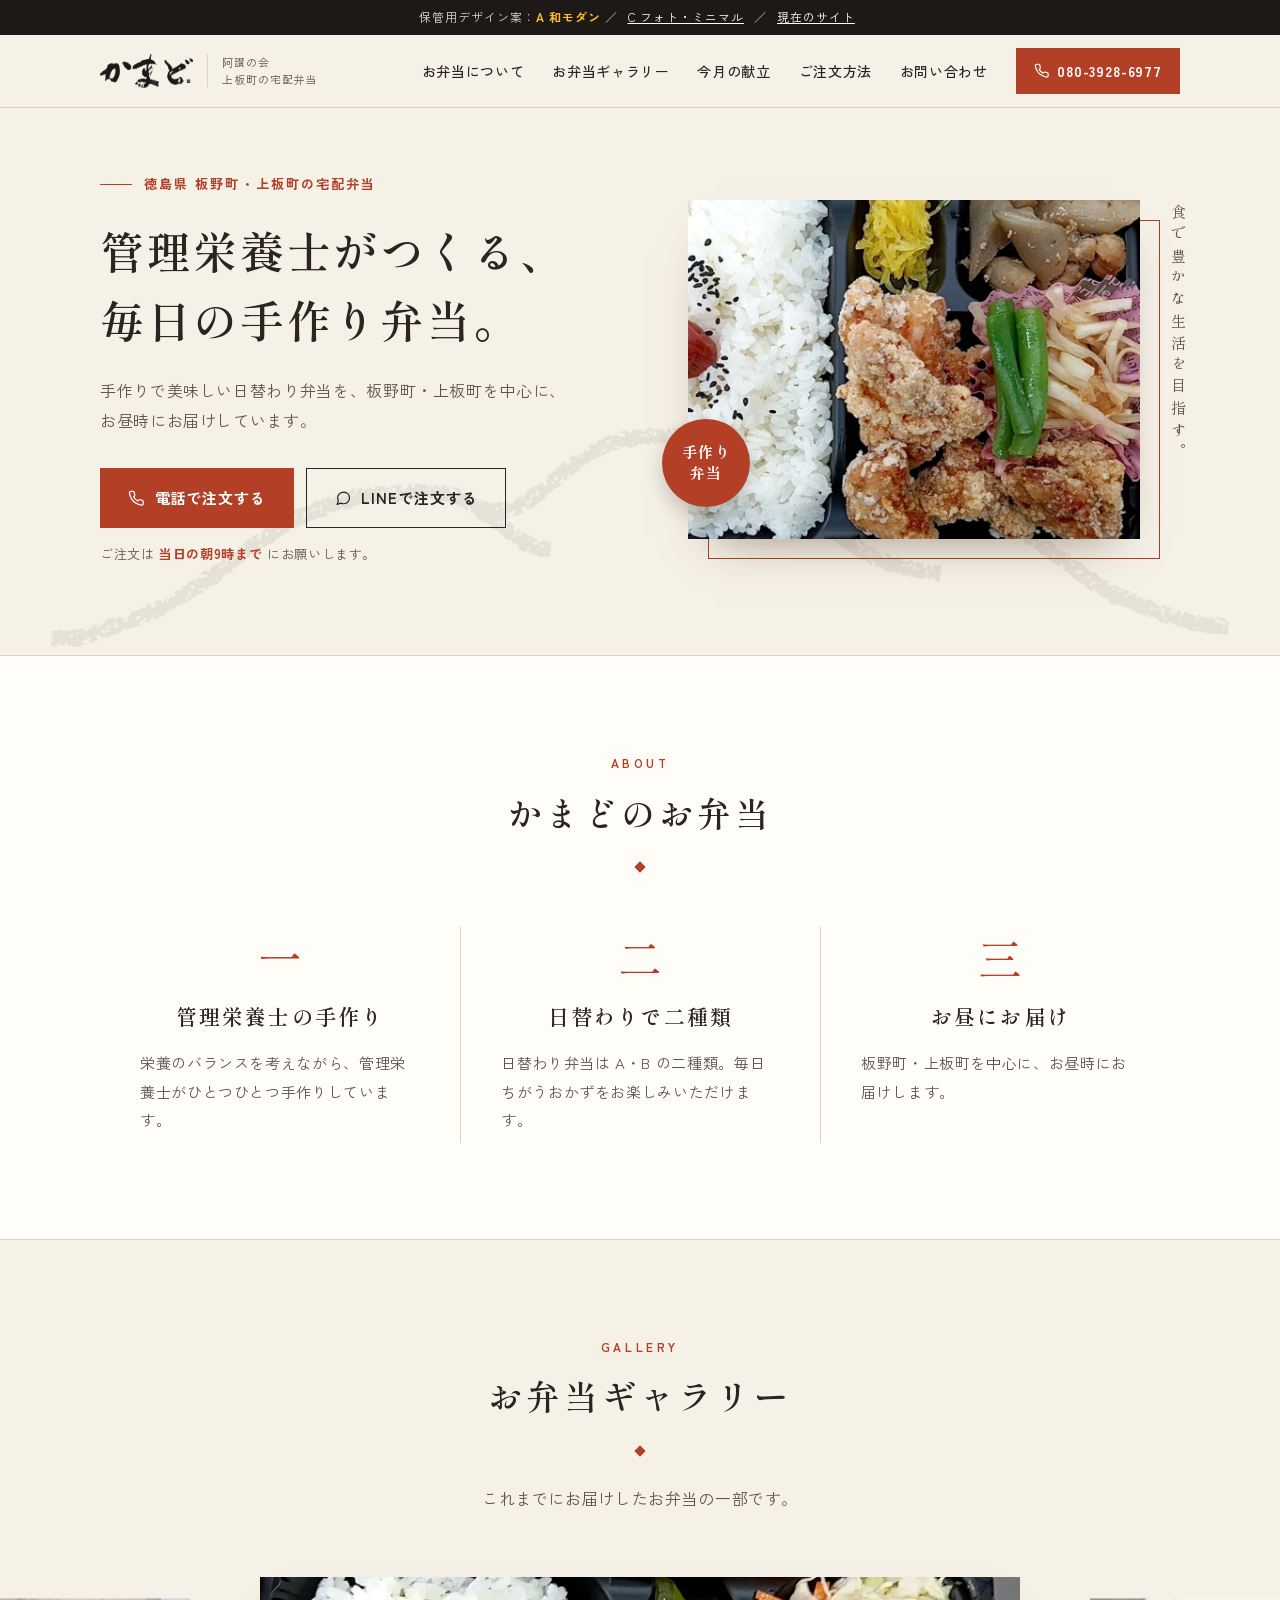
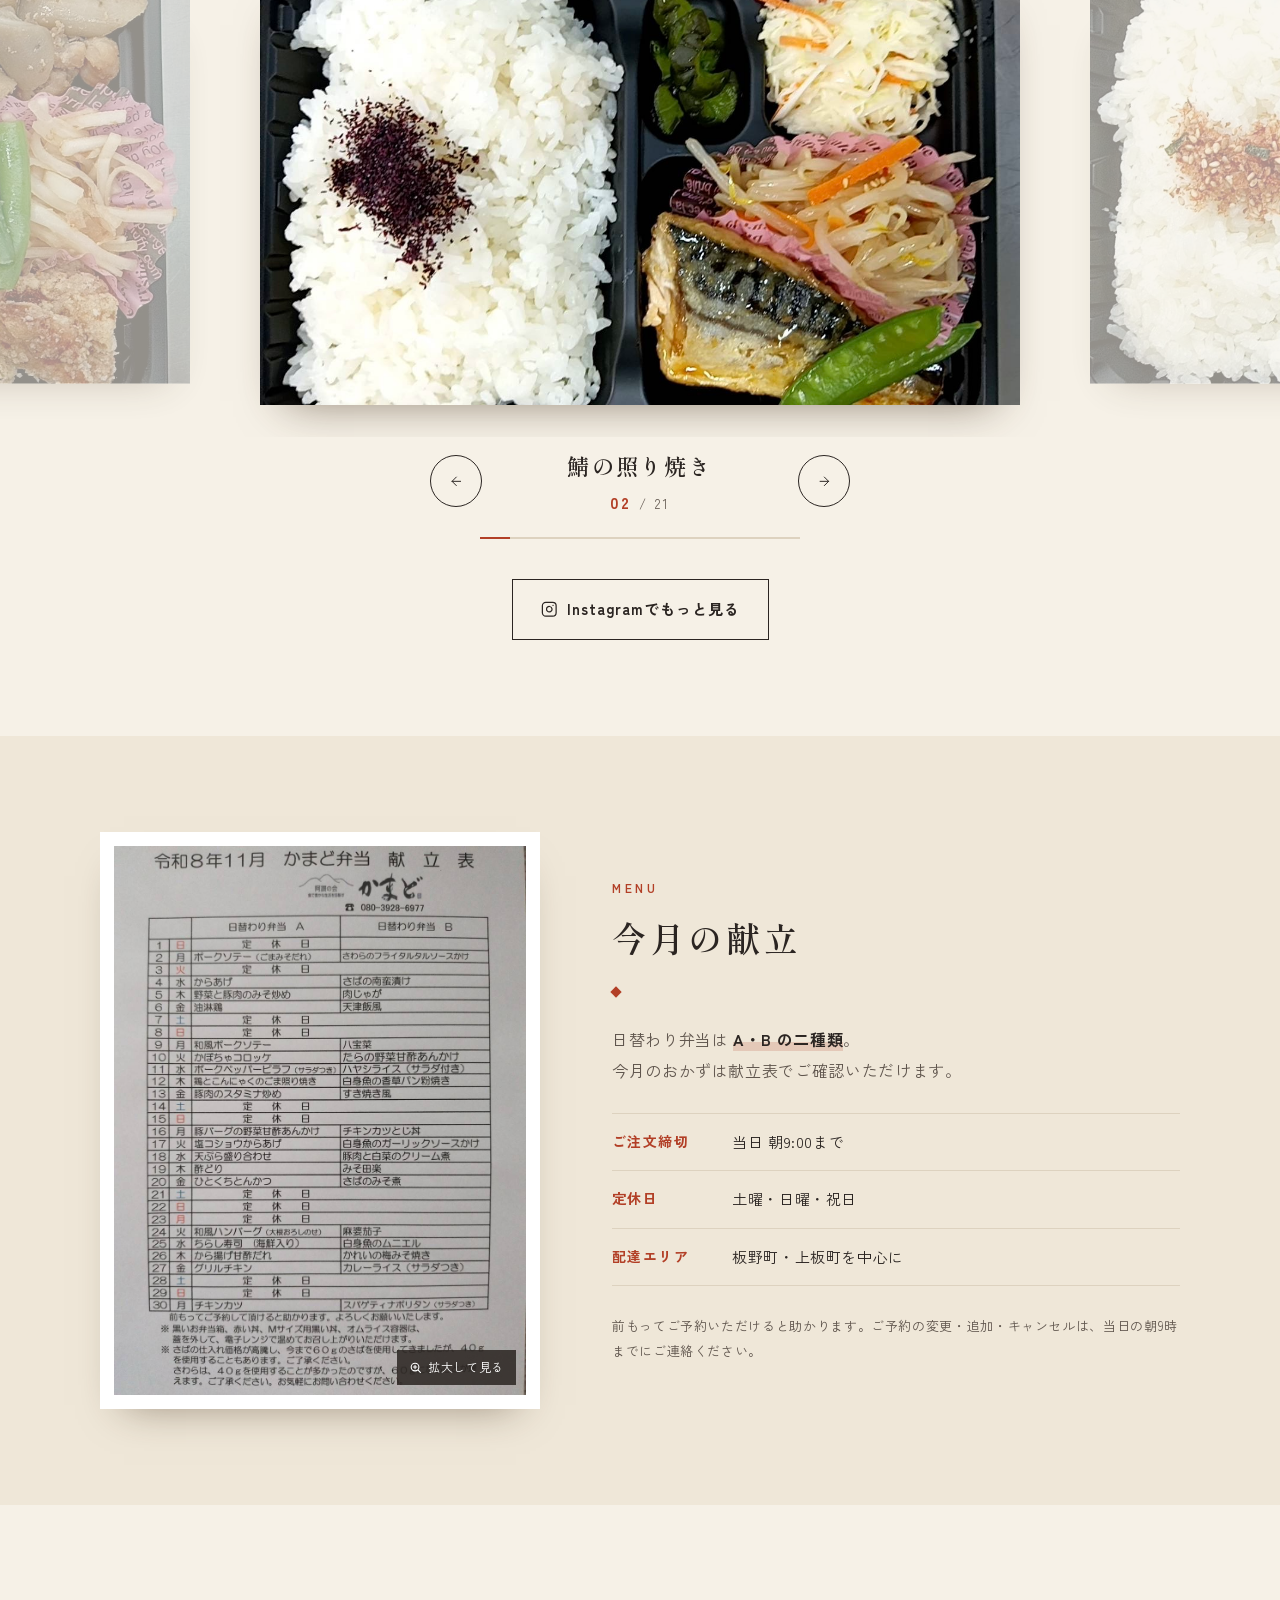
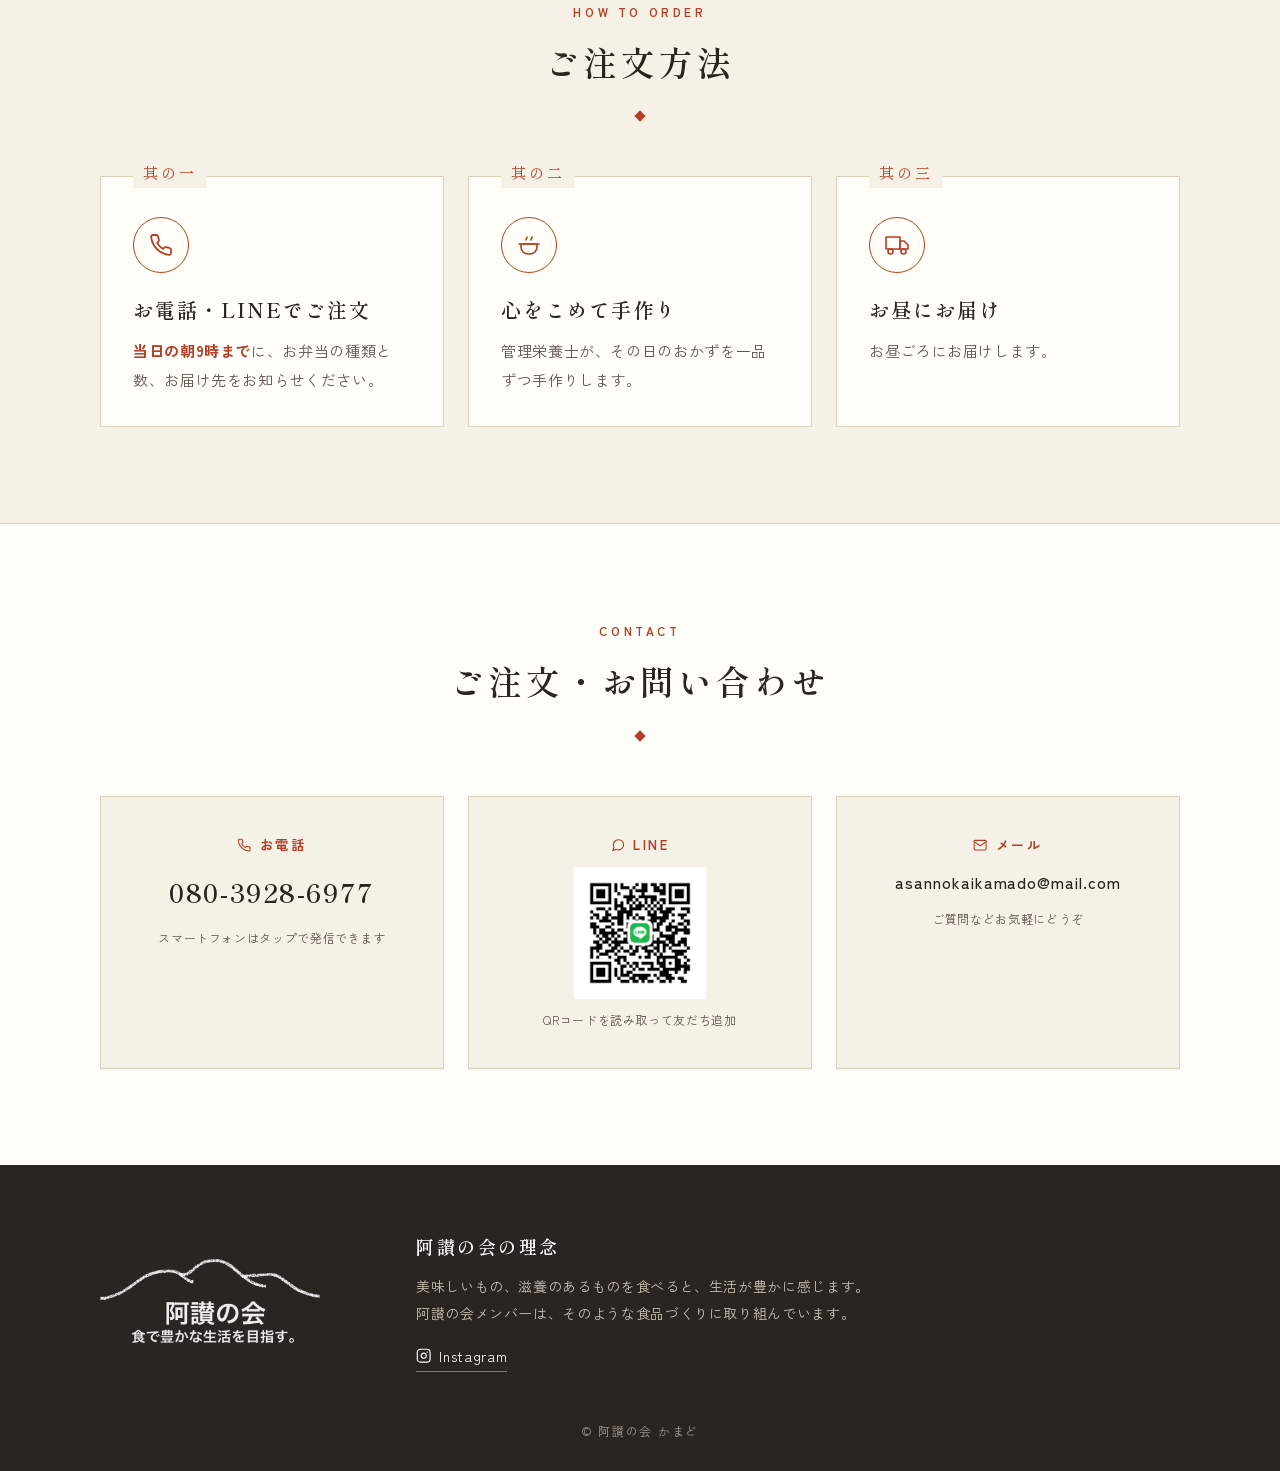
<file: backup/a-wa-modern.html>
<!doctype html>
<html lang="ja">
<head>
<meta charset="UTF-8">
<meta name="viewport" content="width=device-width, initial-scale=1">
<meta name="robots" content="noindex, nofollow">
<title>【保管用デザイン案A 和モダン】阿讃の会かまど - 上板町の宅配お弁当屋さん</title>
<link rel="icon" type="image/png" href="../img/logo/favicon.png">
<link rel="preconnect" href="https://fonts.googleapis.com">
<link rel="preconnect" href="https://fonts.gstatic.com" crossorigin>
<link href="https://fonts.googleapis.com/css2?family=Shippori+Mincho:wght@500;600;700&family=Zen+Kaku+Gothic+New:wght@400;500;700&display=swap" rel="stylesheet">
<style>
:root {
  --paper: #f6f1e7;
  --paper-2: #efe7d8;
  --card: #fffdf8;
  --ink: #2b2522;
  --ink-soft: #5f554d;
  --shu: #b23f26;       /* 朱色：かまどの落款のイメージ */
  --shu-dark: #8f3019;
  --line: #ddd2bf;
  --serif: "Shippori Mincho", "Hiragino Mincho ProN", "Yu Mincho", serif;
  --sans: "Zen Kaku Gothic New", "Hiragino Kaku Gothic ProN", "Yu Gothic", Meiryo, sans-serif;
}
* { box-sizing: border-box; margin: 0; padding: 0; }
html { scroll-behavior: smooth; scroll-padding-top: 84px; }
body {
  background: var(--paper);
  color: var(--ink);
  font-family: var(--sans);
  font-size: 16px;
  line-height: 1.9;
  letter-spacing: .04em;
  -webkit-font-smoothing: antialiased;
}
img { max-width: 100%; height: auto; display: block; }
a { color: inherit; }
.wrap { max-width: 1120px; margin: 0 auto; padding: 0 20px; }
.ico { width: 1.1em; height: 1.1em; flex: none; }
.nb { white-space: nowrap; }

/* デザイン案切り替えバー（確認用・本番では削除） */
.proposal-bar { background: #1c1917; color: #d6d3d1; font-size: 12px; text-align: center; padding: 6px 12px; letter-spacing: .08em; }
.proposal-bar a { color: #fff; margin: 0 6px; }
.proposal-bar b { color: #fbbf24; }

/* ヘッダー */
.site-header {
  position: sticky; top: 0; z-index: 50;
  background: rgba(246, 241, 231, .94);
  backdrop-filter: blur(8px);
  border-bottom: 1px solid var(--line);
}
.header-inner { display: flex; align-items: center; gap: 28px; height: 72px; }
.brand { display: flex; align-items: center; gap: 14px; text-decoration: none; }
.brand img { height: 34px; width: auto; }
.brand small { font-size: 11px; color: var(--ink-soft); line-height: 1.5; border-left: 1px solid var(--line); padding-left: 14px; letter-spacing: .08em; }
.gnav { margin-left: auto; display: flex; gap: 28px; }
.gnav a { text-decoration: none; font-size: 14px; font-weight: 500; position: relative; padding: 6px 0; }
.gnav a::after { content: ""; position: absolute; left: 0; right: 0; bottom: 0; height: 2px; background: var(--shu); transform: scaleX(0); transition: transform .25s; }
.gnav a:hover::after { transform: scaleX(1); }
.header-tel { display: inline-flex; align-items: center; gap: 8px; text-decoration: none; background: var(--shu); color: #fff; padding: 10px 18px; font-size: 14px; font-weight: 700; letter-spacing: .06em; transition: background .2s; }
.header-tel:hover { background: var(--shu-dark); }
.menu-toggle { display: none; background: none; border: 1px solid var(--ink); width: 44px; height: 44px; align-items: center; justify-content: center; cursor: pointer; color: var(--ink); }

/* ヒーロー：画像は控えめなサイズに */
.hero { position: relative; padding: 64px 0 88px; overflow: hidden; }
.hero-grid { display: grid; grid-template-columns: 1.05fr 1fr; gap: 72px; align-items: center; position: relative; z-index: 1; }
.eyebrow { display: flex; align-items: center; gap: 12px; font-size: 13px; color: var(--shu); font-weight: 700; letter-spacing: .16em; }
.eyebrow::before { content: ""; width: 32px; height: 1px; background: currentColor; }
.hero h1 { font-family: var(--serif); font-weight: 600; font-size: clamp(28px, 3.6vw, 44px); line-height: 1.55; letter-spacing: .06em; margin: 20px 0 22px; }
.lead { color: var(--ink-soft); max-width: 30em; }
.hero-actions { display: flex; flex-wrap: wrap; gap: 12px; margin-top: 32px; }
.btn { display: inline-flex; align-items: center; justify-content: center; gap: 10px; padding: 15px 28px; font-weight: 700; text-decoration: none; font-size: 15px; letter-spacing: .06em; transition: background .2s, color .2s; }
.btn-shu { background: var(--shu); color: #fff; }
.btn-shu:hover { background: var(--shu-dark); }
.btn-outline { border: 1px solid var(--ink); color: var(--ink); }
.btn-outline:hover { background: var(--ink); color: var(--paper); }
.hero-note { font-size: 13px; color: var(--ink-soft); margin-top: 14px; }
.hero-note b { color: var(--shu); }
.hero-photo { position: relative; margin-right: 40px; }
.hero-photo::before { content: ""; position: absolute; inset: 20px -20px -20px 20px; border: 1px solid var(--shu); }
.hero-photo img { position: relative; width: 100%; aspect-ratio: 4 / 3; object-fit: cover; object-position: 68% center; box-shadow: 0 24px 48px -28px rgba(60, 40, 20, .55); }
.hero-photo .vertical { position: absolute; right: -52px; top: 4px; writing-mode: vertical-rl; font-family: var(--serif); font-size: 15px; letter-spacing: .45em; color: var(--ink-soft); }
.seal { position: absolute; left: -26px; bottom: 32px; width: 88px; height: 88px; border-radius: 50%; background: var(--shu); color: #fff; display: grid; place-items: center; text-align: center; font-family: var(--serif); font-weight: 700; font-size: 15px; line-height: 1.35; letter-spacing: .1em; box-shadow: 0 8px 20px rgba(0, 0, 0, .18); }
.hero-mountain { position: absolute; left: 50%; bottom: 8px; transform: translateX(-50%); width: min(1180px, 130%); opacity: .07; pointer-events: none; }

/* セクション共通 */
section { padding: 96px 0; }
.sec-head { text-align: center; margin-bottom: 56px; }
.sec-head .en { font-size: 12px; font-weight: 700; letter-spacing: .3em; color: var(--shu); text-transform: uppercase; }
.sec-head h2 { font-family: var(--serif); font-weight: 600; font-size: clamp(26px, 3vw, 34px); letter-spacing: .12em; margin-top: 6px; }
.sec-head h2::after { content: ""; display: block; width: 8px; height: 8px; background: var(--shu); transform: rotate(45deg); margin: 18px auto 0; }
.sec-head.left { text-align: left; margin-bottom: 28px; }
.sec-head.left h2::after { margin-left: 0; }
.sec-lead { text-align: center; color: var(--ink-soft); margin: -28px auto 48px; max-width: 36em; }

/* かまどのお弁当（特徴） */
.about { background: var(--card); border-top: 1px solid var(--line); border-bottom: 1px solid var(--line); }
.features { display: grid; grid-template-columns: repeat(3, 1fr); }
.feature { padding: 8px 40px; text-align: center; }
.feature + .feature { border-left: 1px solid var(--line); }
.feature .num { font-family: var(--serif); font-size: 44px; color: var(--shu); line-height: 1; display: block; margin-bottom: 18px; }
.feature h3 { font-family: var(--serif); font-size: 21px; font-weight: 600; letter-spacing: .1em; margin-bottom: 12px; }
.feature p { font-size: 15px; color: var(--ink-soft); text-align: left; }

/* お弁当ギャラリー：中央寄せカルーセル */
.gallery { overflow: hidden; }
.carousel { position: relative; }
.car-track {
  position: relative;
  display: flex; gap: 32px;
  overflow-x: auto; scroll-snap-type: x mandatory;
  scrollbar-width: none;
  padding: 16px calc(50% - min(380px, 39vw)) 32px;
  outline: none;
}
.car-track::-webkit-scrollbar { display: none; }
.car-slide { flex: 0 0 min(760px, 78vw); scroll-snap-align: center; opacity: .4; transform: scale(.9); transition: opacity .5s, transform .5s; cursor: pointer; }
.car-slide.is-active { opacity: 1; transform: scale(1); cursor: default; }
.car-slide img { width: 100%; aspect-ratio: 16 / 9; object-fit: cover; box-shadow: 0 22px 44px -26px rgba(60, 40, 20, .6); }
.car-controls { display: flex; align-items: center; justify-content: center; gap: 28px; margin-top: 8px; }
.car-btn { width: 52px; height: 52px; border-radius: 50%; border: 1px solid var(--ink); background: transparent; color: var(--ink); display: grid; place-items: center; cursor: pointer; transition: background .2s, color .2s; }
.car-btn:hover { background: var(--ink); color: var(--paper); }
.car-info { min-width: 260px; text-align: center; }
.car-name { display: block; font-family: var(--serif); font-size: 22px; font-weight: 600; letter-spacing: .1em; }
.car-count { font-size: 13px; color: var(--ink-soft); letter-spacing: .2em; }
.car-count b { color: var(--shu); font-size: 16px; }
.car-progress { width: min(320px, 70%); height: 2px; background: var(--line); margin: 20px auto 0; }
.car-progress span { display: block; height: 100%; background: var(--shu); width: 0; transition: width .4s; }
.gallery-more { text-align: center; margin-top: 40px; padding: 0 20px; }

/* 今月の献立 */
.menu-sec { background: var(--paper-2); }
.menu-grid { display: grid; grid-template-columns: minmax(0, 440px) 1fr; gap: 72px; align-items: center; }
.menu-frame { position: relative; display: block; background: #fff; padding: 14px; box-shadow: 0 20px 40px -24px rgba(60, 40, 20, .5); text-decoration: none; }
.menu-frame img { width: 100%; }
.menu-frame .zoom { position: absolute; right: 24px; bottom: 24px; display: inline-flex; align-items: center; gap: 6px; background: rgba(43, 37, 34, .85); color: #fff; font-size: 12px; padding: 6px 12px; }
.menu-text p { color: var(--ink-soft); }
.menu-text strong { color: var(--ink); font-weight: 700; background: linear-gradient(transparent 62%, rgba(178, 63, 38, .18) 62%); }
.info-list { margin: 28px 0; border-top: 1px solid var(--line); }
.info-list div { display: grid; grid-template-columns: 120px 1fr; padding: 14px 0; border-bottom: 1px solid var(--line); }
.info-list dt { font-weight: 700; font-size: 14px; color: var(--shu); letter-spacing: .1em; }
.info-list dd { font-size: 15px; }
.small { font-size: 13px; }

/* ご注文方法 */
.steps { display: grid; grid-template-columns: repeat(3, 1fr); gap: 24px; counter-reset: step; }
.step { background: var(--card); border: 1px solid var(--line); padding: 40px 32px 32px; position: relative; }
.step .no { position: absolute; top: -18px; left: 32px; background: var(--paper); padding: 0 10px; font-family: var(--serif); font-size: 15px; color: var(--shu); letter-spacing: .2em; }
.step .ico-wrap { width: 56px; height: 56px; border-radius: 50%; border: 1px solid var(--shu); color: var(--shu); display: grid; place-items: center; margin-bottom: 18px; }
.step .ico-wrap .ico { width: 24px; height: 24px; }
.step h3 { font-family: var(--serif); font-size: 20px; font-weight: 600; letter-spacing: .1em; margin-bottom: 8px; }
.step p { font-size: 15px; color: var(--ink-soft); }
.step p b { color: var(--shu); }

/* お問い合わせ */
.contact { background: var(--card); border-top: 1px solid var(--line); }
.contact-grid { display: grid; grid-template-columns: repeat(3, 1fr); gap: 24px; }
.contact-card { display: flex; flex-direction: column; align-items: center; text-align: center; gap: 10px; padding: 36px 24px; border: 1px solid var(--line); background: var(--paper); text-decoration: none; transition: border-color .2s, transform .2s; }
a.contact-card:hover { border-color: var(--shu); transform: translateY(-3px); }
.contact-card .c-label { display: inline-flex; align-items: center; gap: 8px; font-size: 13px; font-weight: 700; color: var(--shu); letter-spacing: .2em; }
.contact-card .c-main { font-family: var(--serif); font-size: 26px; font-weight: 600; letter-spacing: .06em; }
.contact-card .c-main.mail { font-family: var(--sans); font-size: 16px; font-weight: 500; word-break: break-all; }
.contact-card .c-sub { font-size: 12px; color: var(--ink-soft); }
.contact-card .qr { width: 132px; height: 132px; }

/* フッター */
.site-footer { background: var(--ink); color: #e9e2d6; padding: 64px 0 28px; }
.footer-grid { display: grid; grid-template-columns: 260px 1fr; gap: 56px; align-items: center; }
.footer-grid img { width: 220px; opacity: .92; }
.footer-grid h4 { font-family: var(--serif); font-size: 18px; font-weight: 600; letter-spacing: .14em; margin-bottom: 10px; color: #fff; }
.footer-grid p { font-size: 14px; color: #c9c0b3; }
.footer-sns { display: inline-flex; align-items: center; gap: 8px; margin-top: 16px; font-size: 14px; color: #fff; text-decoration: none; border-bottom: 1px solid rgba(255, 255, 255, .4); padding-bottom: 2px; }
.copyright { text-align: center; font-size: 12px; color: #9c9389; margin-top: 48px; letter-spacing: .14em; }

/* タブレット・スマホ */
@media (max-width: 960px) {
  .gnav { display: none; position: absolute; top: 72px; left: 0; right: 0; flex-direction: column; gap: 0; background: var(--paper); padding: 8px 20px 20px; border-bottom: 1px solid var(--line); box-shadow: 0 12px 24px -16px rgba(0, 0, 0, .25); }
  .gnav.open { display: flex; }
  .gnav a { padding: 14px 0; border-bottom: 1px dashed var(--line); }
  .gnav a::after { display: none; }
  .header-tel { margin-left: auto; padding: 0; width: 44px; height: 44px; justify-content: center; }
  .header-tel span { display: none; }
  .menu-toggle { display: inline-flex; }
}
@media (max-width: 820px) {
  .hero { padding: 28px 0 56px; }
  .hero-grid { grid-template-columns: 1fr; gap: 36px; }
  .hero-photo { order: -1; margin: 0 20px 0 0; }
  .hero-photo img { aspect-ratio: 16 / 10; }
  .hero-photo .vertical { display: none; }
  .seal { width: 70px; height: 70px; font-size: 13px; left: -10px; bottom: -14px; }
  .features { grid-template-columns: 1fr; gap: 36px; }
  .feature { padding: 0; }
  .feature + .feature { border-left: none; border-top: 1px solid var(--line); padding-top: 36px; }
  .feature p { text-align: center; }
  .menu-grid { grid-template-columns: 1fr; gap: 40px; }
  .menu-frame { max-width: 420px; margin: 0 auto; }
  .steps, .contact-grid { grid-template-columns: 1fr; gap: 32px; }
  .footer-grid { grid-template-columns: 1fr; gap: 24px; text-align: center; }
  .footer-grid img { margin: 0 auto; width: 180px; }
}
@media (max-width: 520px) {
  section { padding: 72px 0; }
  .brand small { display: none; }
  .brand img { height: 30px; }
  .btn { width: 100%; }
  .car-info { min-width: 0; flex: 1; }
  .car-name { font-size: 18px; }
  .car-controls { gap: 12px; padding: 0 20px; }
  .info-list div { grid-template-columns: 96px 1fr; }
}
@media (prefers-reduced-motion: reduce) {
  html { scroll-behavior: auto; }
  .car-slide { transition: none; }
}
</style>
</head>
<body id="top">
<!-- アイコン：Feather Icons（MIT License, Copyright (c) 2013-2023 Cole Bemis）とLucide（ISC License, Copyright (c) 2026 Lucide Icons and Contributors）を一部改変して使用。ライセンス全文は ../THIRD_PARTY_NOTICES.md -->
<svg width="0" height="0" style="position:absolute" aria-hidden="true">
  <symbol id="i-phone" viewBox="0 0 24 24" fill="none" stroke="currentColor" stroke-width="1.8" stroke-linecap="round" stroke-linejoin="round"><path d="M22 16.92v3a2 2 0 0 1-2.18 2 19.79 19.79 0 0 1-8.63-3.07 19.5 19.5 0 0 1-6-6 19.79 19.79 0 0 1-3.07-8.67A2 2 0 0 1 4.11 2h3a2 2 0 0 1 2 1.72c.13.96.36 1.9.7 2.81a2 2 0 0 1-.45 2.11L8.09 9.91a16 16 0 0 0 6 6l1.27-1.27a2 2 0 0 1 2.11-.45c.91.34 1.85.57 2.81.7A2 2 0 0 1 22 16.92z"/></symbol>
  <symbol id="i-chat" viewBox="0 0 24 24" fill="none" stroke="currentColor" stroke-width="1.8" stroke-linecap="round" stroke-linejoin="round"><path d="M21 11.5a8.38 8.38 0 0 1-.9 3.8 8.5 8.5 0 0 1-7.6 4.7 8.38 8.38 0 0 1-3.8-.9L3 21l1.9-5.7a8.38 8.38 0 0 1-.9-3.8 8.5 8.5 0 0 1 4.7-7.6 8.38 8.38 0 0 1 3.8-.9h.5a8.48 8.48 0 0 1 8 8v.5z"/></symbol>
  <symbol id="i-mail" viewBox="0 0 24 24" fill="none" stroke="currentColor" stroke-width="1.8" stroke-linecap="round" stroke-linejoin="round"><path d="M4 4h16c1.1 0 2 .9 2 2v12c0 1.1-.9 2-2 2H4c-1.1 0-2-.9-2-2V6c0-1.1.9-2 2-2z"/><polyline points="22,6 12,13 2,6"/></symbol>
  <symbol id="i-left" viewBox="0 0 24 24" fill="none" stroke="currentColor" stroke-width="1.6" stroke-linecap="round" stroke-linejoin="round"><line x1="19" y1="12" x2="5" y2="12"/><polyline points="12 19 5 12 12 5"/></symbol>
  <symbol id="i-right" viewBox="0 0 24 24" fill="none" stroke="currentColor" stroke-width="1.6" stroke-linecap="round" stroke-linejoin="round"><line x1="5" y1="12" x2="19" y2="12"/><polyline points="12 5 19 12 12 19"/></symbol>
  <symbol id="i-menu" viewBox="0 0 24 24" fill="none" stroke="currentColor" stroke-width="1.6" stroke-linecap="round"><line x1="4" y1="7" x2="20" y2="7"/><line x1="4" y1="12" x2="20" y2="12"/><line x1="4" y1="17" x2="20" y2="17"/></symbol>
  <symbol id="i-zoom" viewBox="0 0 24 24" fill="none" stroke="currentColor" stroke-width="2" stroke-linecap="round"><circle cx="11" cy="11" r="7"/><line x1="21" y1="21" x2="16.65" y2="16.65"/><line x1="11" y1="8" x2="11" y2="14"/><line x1="8" y1="11" x2="14" y2="11"/></symbol>
  <symbol id="i-pot" viewBox="0 0 24 24" fill="none" stroke="currentColor" stroke-width="1.6" stroke-linecap="round" stroke-linejoin="round"><path d="M4 11h16v3a7 7 0 0 1-7 7h-2a7 7 0 0 1-7-7v-3z"/><path d="M2 11h20"/><path d="M9 7c0-1.5 1-1.5 1-3M14 7c0-1.5 1-1.5 1-3"/></symbol>
  <symbol id="i-truck" viewBox="0 0 24 24" fill="none" stroke="currentColor" stroke-width="1.6" stroke-linecap="round" stroke-linejoin="round"><rect x="1" y="4" width="14" height="12"/><polygon points="15 8 19 8 23 12 23 16 15 16 15 8"/><circle cx="5.5" cy="18.5" r="2.5"/><circle cx="18.5" cy="18.5" r="2.5"/></symbol>
  <symbol id="i-insta" viewBox="0 0 24 24" fill="none" stroke="currentColor" stroke-width="1.8" stroke-linecap="round" stroke-linejoin="round"><rect x="2" y="2" width="20" height="20" rx="5"/><path d="M16 11.37A4 4 0 1 1 12.63 8 4 4 0 0 1 16 11.37z"/><line x1="17.5" y1="6.5" x2="17.51" y2="6.5"/></symbol>
</svg>

<div class="proposal-bar">保管用デザイン案：<b>A 和モダン</b> ／ <a href="c-photo-minimal.html">C フォト・ミニマル</a> ／ <a href="../index.html">現在のサイト</a></div>

<header class="site-header">
  <div class="wrap header-inner">
    <a class="brand" href="#top">
      <img src="../img/logo/kamado-logo.png" alt="かまど" width="860" height="314">
      <small>阿讃の会<br>上板町の宅配弁当</small>
    </a>
    <nav class="gnav" id="gnav" aria-label="メインメニュー">
      <a href="#about">お弁当について</a>
      <a href="#gallery">お弁当ギャラリー</a>
      <a href="#menu">今月の献立</a>
      <a href="#order">ご注文方法</a>
      <a href="#contact">お問い合わせ</a>
    </nav>
    <a class="header-tel" href="tel:08039286977" aria-label="電話で注文"><svg class="ico"><use href="#i-phone"/></svg><span>080-3928-6977</span></a>
    <button class="menu-toggle" id="menuToggle" aria-expanded="false" aria-controls="gnav" aria-label="メニューを開く"><svg class="ico"><use href="#i-menu"/></svg></button>
  </div>
</header>

<main>
  <section class="hero" aria-label="かまどの宅配弁当">
    <div class="wrap hero-grid">
      <div class="hero-text">
        <p class="eyebrow">徳島県 板野町・上板町の宅配弁当</p>
        <h1><span class="nb">管理栄養士がつくる、</span><br><span class="nb">毎日の手作り弁当。</span></h1>
        <p class="lead">手作りで美味しい日替わり弁当を、板野町・上板町を中心に、お昼時にお届けしています。</p>
        <div class="hero-actions">
          <a class="btn btn-shu" href="tel:08039286977"><svg class="ico"><use href="#i-phone"/></svg>電話で注文する</a>
          <a class="btn btn-outline" href="#contact"><svg class="ico"><use href="#i-chat"/></svg>LINEで注文する</a>
        </div>
        <p class="hero-note">ご注文は <b>当日の朝9時まで</b> にお願いします。</p>
      </div>
      <figure class="hero-photo">
        <img src="../img/menu_old/000_からあげ.JPG" alt="からあげのお弁当" width="1280" height="720">
        <span class="seal">手作り<br>弁当</span>
        <span class="vertical" aria-hidden="true">食で豊かな生活を目指す。</span>
      </figure>
    </div>
    <img class="hero-mountain" src="assets/mountain.png" alt="" aria-hidden="true">
  </section>

  <section class="about" id="about">
    <div class="wrap">
      <div class="sec-head"><p class="en">About</p><h2>かまどのお弁当</h2></div>
      <div class="features">
        <article class="feature">
          <span class="num">一</span>
          <h3>管理栄養士の手作り</h3>
          <p>栄養のバランスを考えながら、管理栄養士がひとつひとつ手作りしています。</p>
        </article>
        <article class="feature">
          <span class="num">二</span>
          <h3>日替わりで二種類</h3>
          <p>日替わり弁当は A・B の二種類。毎日ちがうおかずをお楽しみいただけます。</p>
        </article>
        <article class="feature">
          <span class="num">三</span>
          <h3>お昼にお届け</h3>
          <p>板野町・上板町を中心に、お昼時にお届けします。</p>
        </article>
      </div>
    </div>
  </section>

  <section class="gallery" id="gallery">
    <div class="sec-head"><p class="en">Gallery</p><h2>お弁当ギャラリー</h2></div>
    <p class="sec-lead">これまでにお届けしたお弁当の一部です。</p>
    <div class="carousel" aria-roledescription="carousel" aria-label="お弁当の写真">
      <div class="car-track" id="carTrack" tabindex="0"></div>
      <div class="car-controls">
        <button class="car-btn" data-dir="-1" aria-label="前の写真"><svg class="ico"><use href="#i-left"/></svg></button>
        <div class="car-info" aria-live="polite">
          <span class="car-name" id="carName"></span>
          <span class="car-count"><b id="carIdx">01</b> / <span id="carTotal"></span></span>
        </div>
        <button class="car-btn" data-dir="1" aria-label="次の写真"><svg class="ico"><use href="#i-right"/></svg></button>
      </div>
      <div class="car-progress"><span id="carBar"></span></div>
    </div>
    <p class="gallery-more"><a class="btn btn-outline" href="https://www.instagram.com/bentou20240306/" target="_blank" rel="noopener"><svg class="ico"><use href="#i-insta"/></svg>Instagramでもっと見る</a></p>
  </section>

  <section class="menu-sec" id="menu">
    <div class="wrap menu-grid">
      <a class="menu-frame" href="../img/今月の献立.JPG" target="_blank" rel="noopener">
        <img src="../img/今月の献立.JPG" alt="今月の献立表" width="844" height="1280" loading="lazy">
        <span class="zoom"><svg class="ico"><use href="#i-zoom"/></svg>拡大して見る</span>
      </a>
      <div class="menu-text">
        <div class="sec-head left"><p class="en">Menu</p><h2>今月の献立</h2></div>
        <p>日替わり弁当は <strong>A・B の二種類</strong>。<br>今月のおかずは献立表でご確認いただけます。</p>
        <dl class="info-list">
          <div><dt>ご注文締切</dt><dd>当日 朝9:00まで</dd></div>
          <div><dt>定休日</dt><dd>土曜・日曜・祝日</dd></div>
          <div><dt>配達エリア</dt><dd>板野町・上板町を中心に</dd></div>
        </dl>
        <p class="small">前もってご予約いただけると助かります。ご予約の変更・追加・キャンセルは、当日の朝9時までにご連絡ください。</p>
      </div>
    </div>
  </section>

  <section id="order">
    <div class="wrap">
      <div class="sec-head"><p class="en">How to order</p><h2>ご注文方法</h2></div>
      <div class="steps">
        <article class="step">
          <span class="no">其の一</span>
          <div class="ico-wrap"><svg class="ico"><use href="#i-phone"/></svg></div>
          <h3>お電話・LINEでご注文</h3>
          <p><b>当日の朝9時まで</b>に、お弁当の種類と数、お届け先をお知らせください。</p>
        </article>
        <article class="step">
          <span class="no">其の二</span>
          <div class="ico-wrap"><svg class="ico"><use href="#i-pot"/></svg></div>
          <h3>心をこめて手作り</h3>
          <p>管理栄養士が、その日のおかずを一品ずつ手作りします。</p>
        </article>
        <article class="step">
          <span class="no">其の三</span>
          <div class="ico-wrap"><svg class="ico"><use href="#i-truck"/></svg></div>
          <h3>お昼にお届け</h3>
          <p>お昼ごろにお届けします。</p>
        </article>
      </div>
    </div>
  </section>

  <section class="contact" id="contact">
    <div class="wrap">
      <div class="sec-head"><p class="en">Contact</p><h2>ご注文・お問い合わせ</h2></div>
      <div class="contact-grid">
        <a class="contact-card" href="tel:08039286977">
          <span class="c-label"><svg class="ico"><use href="#i-phone"/></svg>お電話</span>
          <span class="c-main">080-3928-6977</span>
          <span class="c-sub">スマートフォンはタップで発信できます</span>
        </a>
        <div class="contact-card">
          <span class="c-label"><svg class="ico"><use href="#i-chat"/></svg>LINE</span>
          <img class="qr" src="../img/sns/line-qr.jpg" alt="LINE友だち追加用QRコード" width="612" height="612" loading="lazy">
          <span class="c-sub">QRコードを読み取って友だち追加</span>
        </div>
        <a class="contact-card" href="mailto:asannokaikamado@mail.com">
          <span class="c-label"><svg class="ico"><use href="#i-mail"/></svg>メール</span>
          <span class="c-main mail">asannokaikamado@mail.com</span>
          <span class="c-sub">ご質問などお気軽にどうぞ</span>
        </a>
      </div>
    </div>
  </section>
</main>

<footer class="site-footer">
  <div class="wrap footer-grid">
    <img src="../img/logo/asan-logo-white.png" alt="阿讃の会 食で豊かな生活を目指す。" width="1324" height="507" loading="lazy">
    <div>
      <h4>阿讃の会の理念</h4>
      <p>美味しいもの、滋養のあるものを食べると、生活が豊かに感じます。<br>阿讃の会メンバーは、そのような食品づくりに取り組んでいます。</p>
      <a class="footer-sns" href="https://www.instagram.com/bentou20240306/" target="_blank" rel="noopener"><svg class="ico"><use href="#i-insta"/></svg>Instagram</a>
    </div>
  </div>
  <p class="copyright">© 阿讃の会 かまど</p>
</footer>

<script>
// お弁当の写真リスト（写真を追加するときはここに1行足すだけ）
const DISHES = [
  ["000_からあげ.JPG", "からあげ"],
  ["001_鯖の照り焼き.JPG", "鯖の照り焼き"],
  ["002_ハンバーグ.JPG", "ハンバーグ"],
  ["003_鮭の塩焼き.JPG", "鮭の塩焼き"],
  ["004_回鍋肉.JPG", "回鍋肉"],
  ["005_酢豚.JPG", "酢豚"],
  ["006_味噌田楽.JPG", "味噌田楽"],
  ["007_チキンカツ.JPG", "チキンカツ"],
  ["008_天ぷら.JPG", "天ぷら"],
  ["009_鶏のゴマ甘酢和え.JPG", "鶏のゴマ甘酢和え"],
  ["010_鯖の南蛮漬け.JPG", "鯖の南蛮漬け"],
  ["011_グリルチキントマトソース.JPG", "グリルチキン トマトソース"],
  ["012_鶏のつくね.JPG", "鶏のつくね"],
  ["013_鶏と夏野菜の揚げびたし.JPG", "鶏と夏野菜の揚げびたし"],
  ["014_レンコンのはさみ揚げ.JPG", "レンコンのはさみ揚げ"],
  ["015_焼肉.JPG", "焼肉"],
  ["016_肉じゃが.JPG", "肉じゃが"],
  ["017_鯖のトマトあんかけ.JPG", "鯖のトマトあんかけ"],
  ["018_照り焼きハンバーグ.JPG", "照り焼きハンバーグ"],
  ["019_ちらし寿司.JPG", "ちらし寿司"],
  ["020_三食丼.JPG", "三色丼"],
];

// スマホメニュー
const toggle = document.getElementById("menuToggle");
const gnav = document.getElementById("gnav");
toggle.addEventListener("click", () => {
  const open = gnav.classList.toggle("open");
  toggle.setAttribute("aria-expanded", open);
});
gnav.addEventListener("click", e => {
  if (e.target.tagName === "A") { gnav.classList.remove("open"); toggle.setAttribute("aria-expanded", false); }
});

// 中央寄せカルーセル
(() => {
  const track = document.getElementById("carTrack");
  const nameEl = document.getElementById("carName");
  const idxEl = document.getElementById("carIdx");
  const bar = document.getElementById("carBar");
  document.getElementById("carTotal").textContent = String(DISHES.length).padStart(2, "0");

  track.innerHTML = DISHES.map(([file, name], i) =>
    `<figure class="car-slide" role="group" aria-roledescription="slide" aria-label="${i + 1} / ${DISHES.length}">` +
    `<img src="../img/menu_old/${file}" alt="${name}のお弁当" width="1280" height="720"${i > 2 ? ' loading="lazy"' : ""}></figure>`
  ).join("");
  const slides = [...track.children];
  let current = -1;

  const goTo = (i, smooth = true) => {
    const n = (i + slides.length) % slides.length;
    const s = slides[n];
    track.scrollTo({ left: s.offsetLeft - (track.clientWidth - s.offsetWidth) / 2, behavior: smooth ? "smooth" : "auto" });
  };

  const update = () => {
    const mid = track.scrollLeft + track.clientWidth / 2;
    let best = 0, bestDist = Infinity;
    slides.forEach((s, i) => {
      const d = Math.abs(s.offsetLeft + s.offsetWidth / 2 - mid);
      if (d < bestDist) { bestDist = d; best = i; }
    });
    if (best === current) return;
    current = best;
    slides.forEach((s, i) => s.classList.toggle("is-active", i === current));
    nameEl.textContent = DISHES[current][1];
    idxEl.textContent = String(current + 1).padStart(2, "0");
    bar.style.width = ((current + 1) / DISHES.length * 100) + "%";
  };

  let ticking = false;
  track.addEventListener("scroll", () => {
    if (ticking) return;
    ticking = true;
    requestAnimationFrame(() => { update(); ticking = false; });
  }, { passive: true });

  document.querySelectorAll(".car-btn").forEach(btn =>
    btn.addEventListener("click", () => { goTo(current + Number(btn.dataset.dir)); restart(); }));
  slides.forEach((s, i) => s.addEventListener("click", () => { if (i !== current) { goTo(i); restart(); } }));
  track.addEventListener("keydown", e => {
    if (e.key === "ArrowRight") { e.preventDefault(); goTo(current + 1); restart(); }
    if (e.key === "ArrowLeft") { e.preventDefault(); goTo(current - 1); restart(); }
  });
  window.addEventListener("resize", () => goTo(current, false));

  // 自動再生（ホバー・操作中は停止、動きを減らす設定の人には自動再生しない）
  const reduce = matchMedia("(prefers-reduced-motion: reduce)").matches;
  let timer = null, paused = false;
  const restart = () => {
    clearInterval(timer);
    if (reduce) return;
    timer = setInterval(() => { if (!paused && !document.hidden) goTo(current + 1); }, 4500);
  };
  const carousel = track.closest(".carousel");
  carousel.addEventListener("mouseenter", () => paused = true);
  carousel.addEventListener("mouseleave", () => paused = false);
  carousel.addEventListener("focusin", () => paused = true);
  carousel.addEventListener("focusout", () => paused = false);
  track.addEventListener("touchstart", () => { paused = true; }, { passive: true });
  track.addEventListener("touchend", () => { paused = false; restart(); }, { passive: true });

  goTo(0, false);
  update();
  restart();
})();
</script>
</body>
</html>
</file>
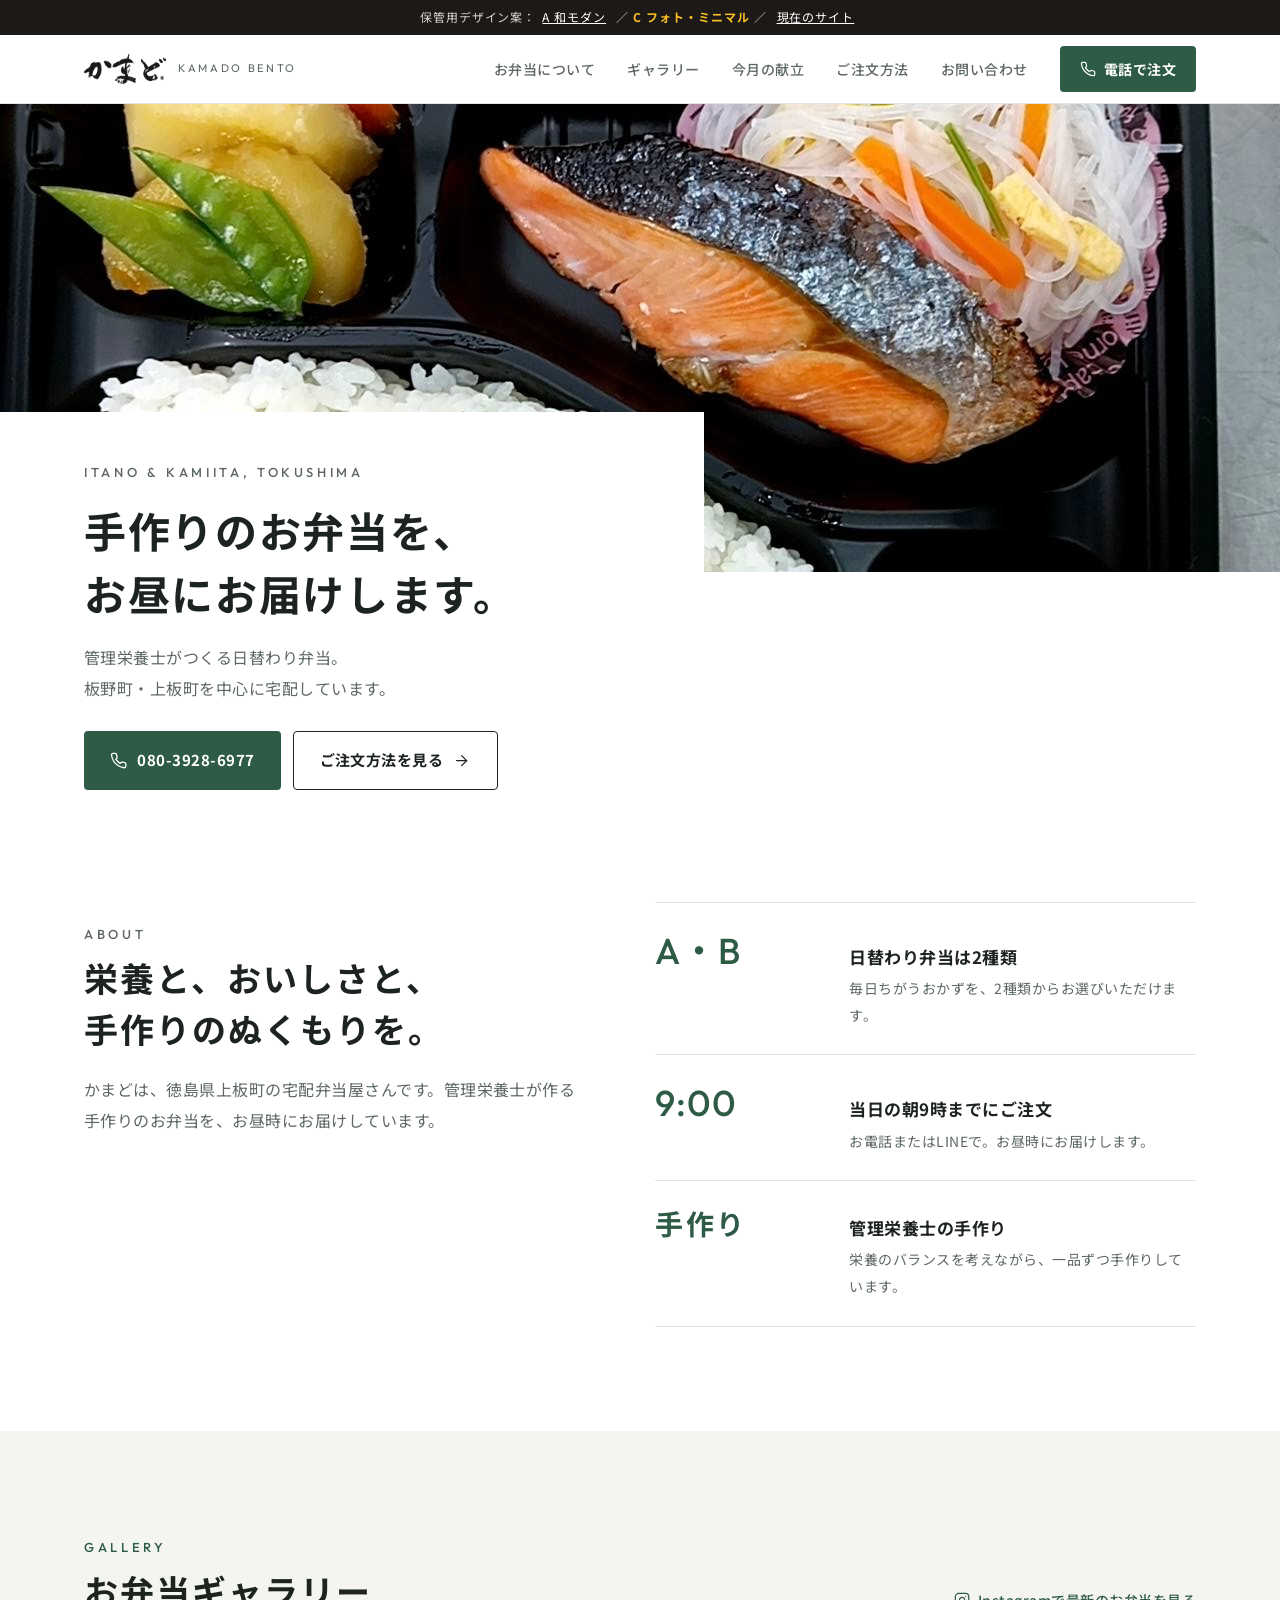
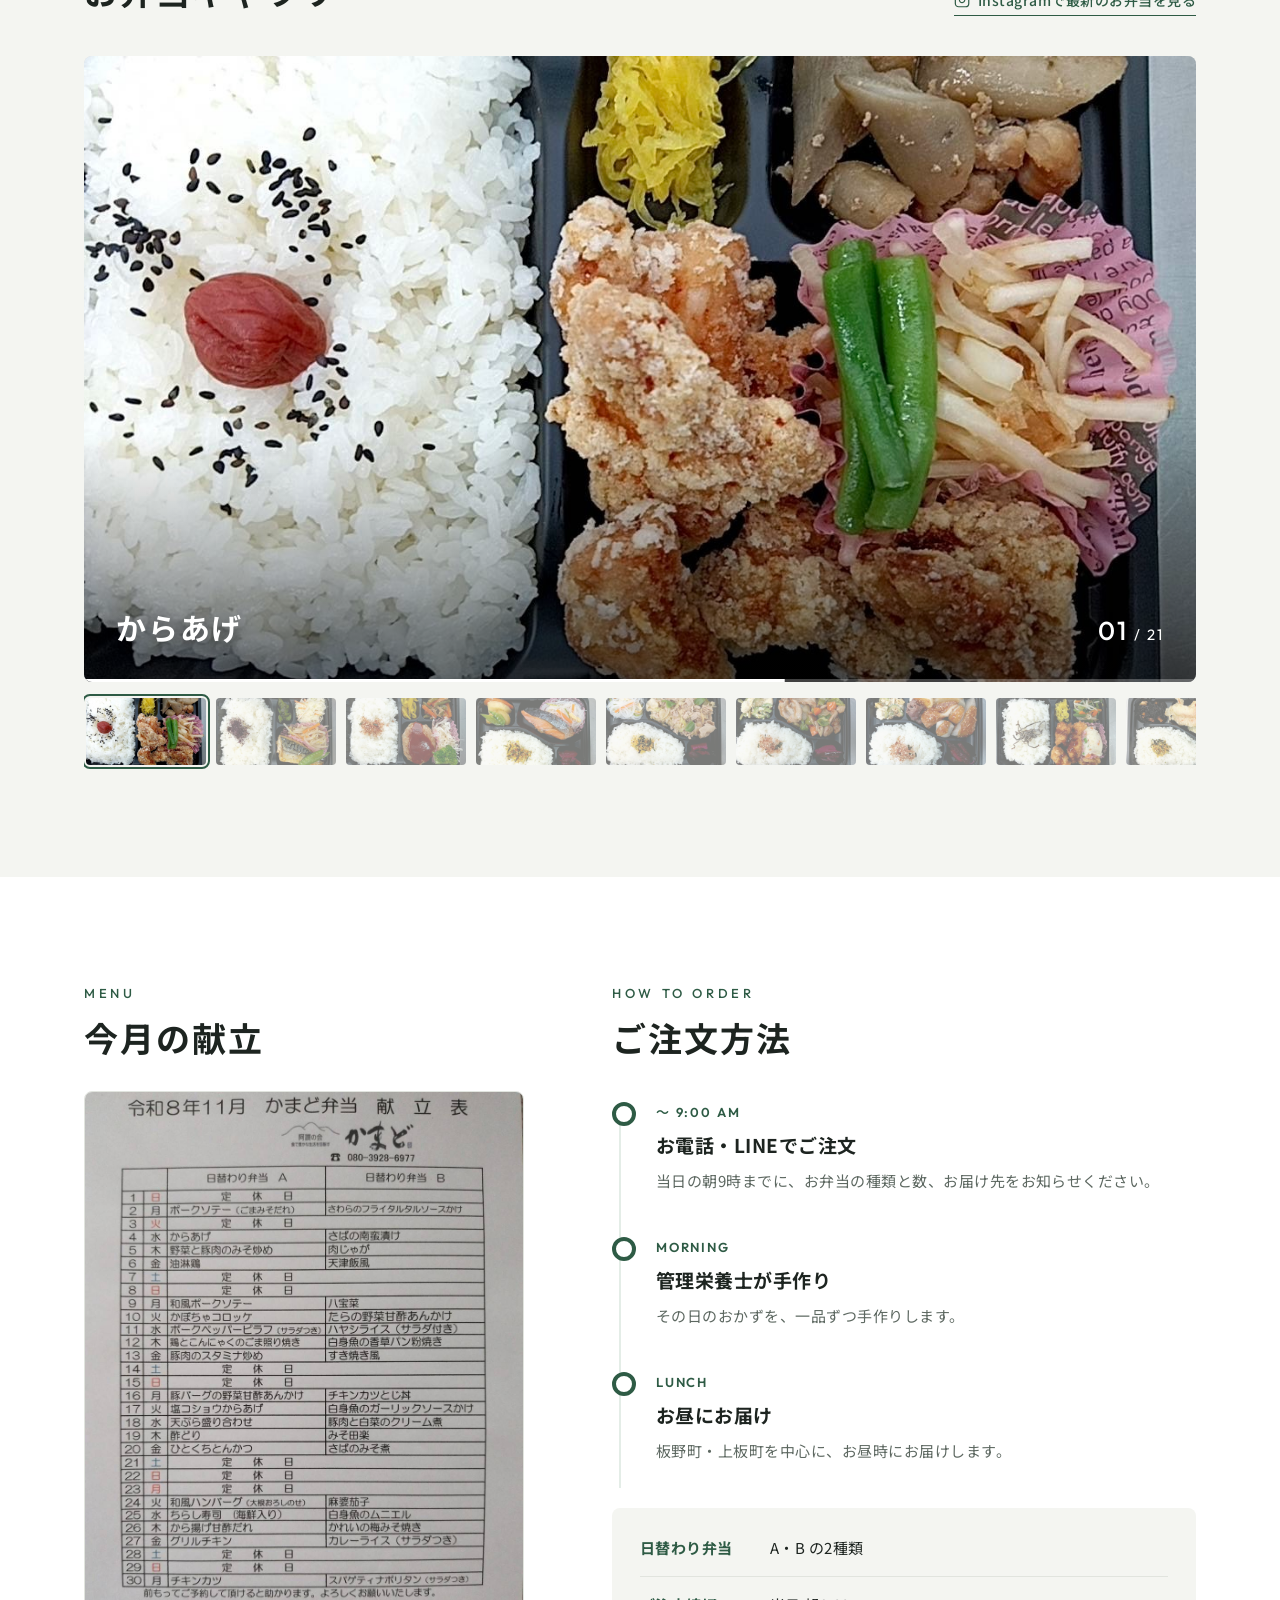
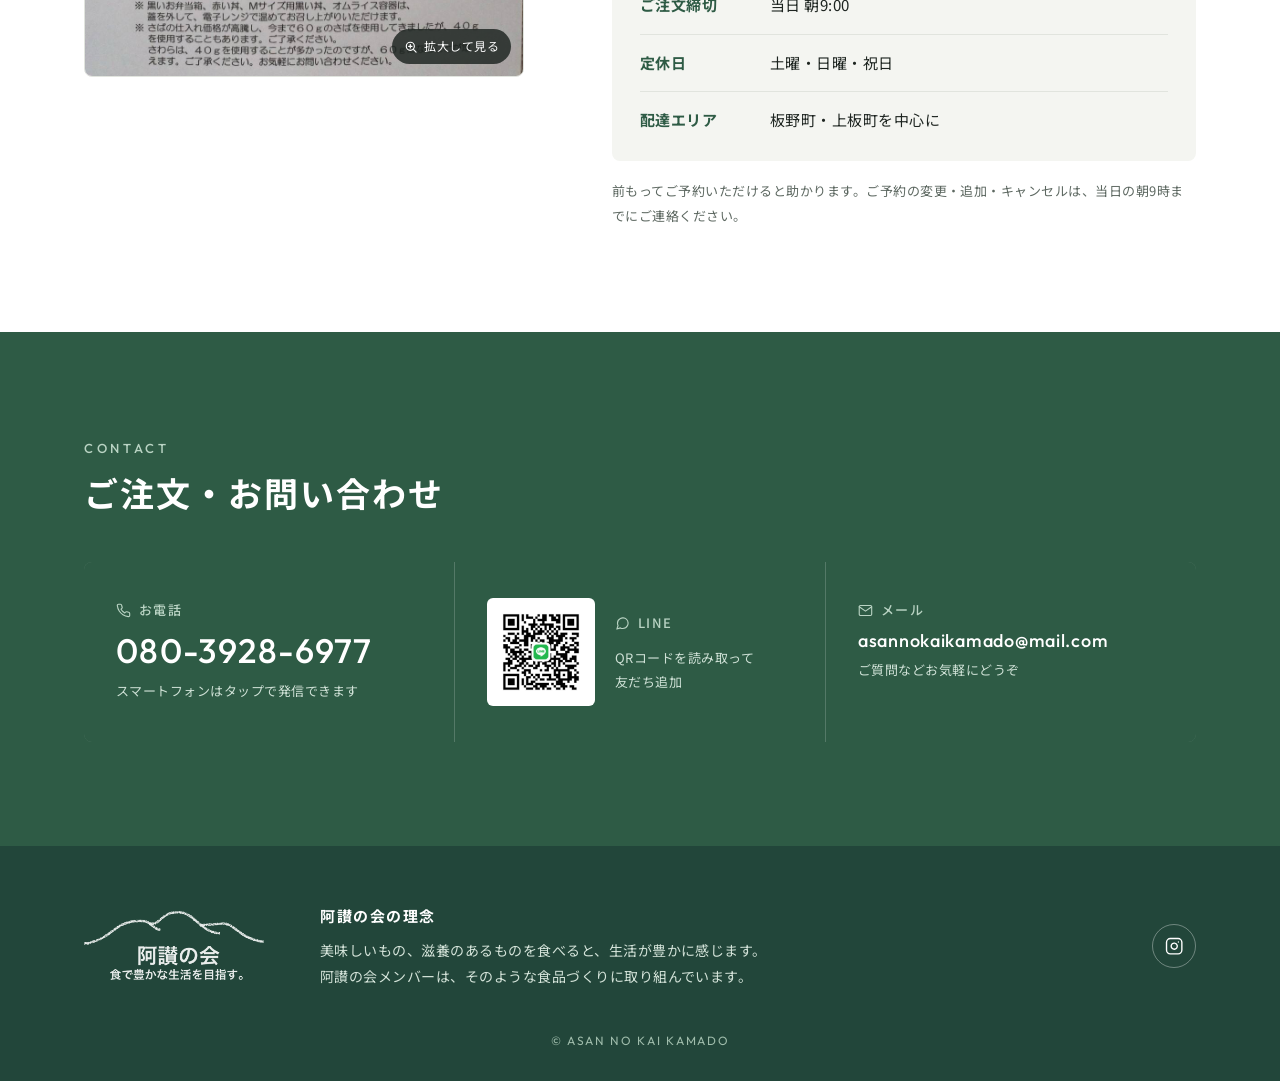
<file: backup/c-photo-minimal.html>
<!doctype html>
<html lang="ja">
<head>
<meta charset="UTF-8">
<meta name="viewport" content="width=device-width, initial-scale=1">
<meta name="robots" content="noindex, nofollow">
<title>【保管用デザイン案C フォト・ミニマル】阿讃の会かまど - 上板町の宅配お弁当屋さん</title>
<link rel="icon" type="image/png" href="../img/logo/favicon.png">
<link rel="preconnect" href="https://fonts.googleapis.com">
<link rel="preconnect" href="https://fonts.gstatic.com" crossorigin>
<link href="https://fonts.googleapis.com/css2?family=Noto+Sans+JP:wght@400;500;700&family=Outfit:wght@400;500;600&display=swap" rel="stylesheet">
<style>
:root {
  --bg: #ffffff;
  --soft: #f4f5f1;
  --text: #1d2420;
  --muted: #5d6861;
  --green: #2e5b45;
  --green-dark: #22463a;
  --green-soft: #e4ede7;
  --line: #e1e4de;
  --sans: "Noto Sans JP", "Hiragino Kaku Gothic ProN", "Yu Gothic", Meiryo, sans-serif;
  --en: "Outfit", "Noto Sans JP", sans-serif;
}
* { box-sizing: border-box; margin: 0; padding: 0; }
html { scroll-behavior: smooth; scroll-padding-top: 72px; }
body {
  background: var(--bg);
  color: var(--text);
  font-family: var(--sans);
  font-size: 16px;
  line-height: 1.9;
  letter-spacing: .03em;
  -webkit-font-smoothing: antialiased;
}
img { max-width: 100%; height: auto; display: block; }
a { color: inherit; }
.wrap { max-width: 1160px; margin: 0 auto; padding: 0 24px; }
.ico { width: 1.15em; height: 1.15em; flex: none; }
.nb { white-space: nowrap; }
.en-label { font-family: var(--en); font-size: 13px; font-weight: 500; letter-spacing: .28em; color: var(--green); text-transform: uppercase; }

/* デザイン案切り替えバー（確認用・本番では削除） */
.proposal-bar { background: #1c1917; color: #d6d3d1; font-size: 12px; text-align: center; padding: 6px 12px; letter-spacing: .08em; position: relative; z-index: 60; }
.proposal-bar a { color: #fff; margin: 0 6px; }
.proposal-bar b { color: #fbbf24; }

/* ヘッダー */
.site-header { position: sticky; top: 0; z-index: 50; background: rgba(255, 255, 255, .95); backdrop-filter: blur(10px); border-bottom: 1px solid var(--line); }
.header-inner { display: flex; align-items: center; gap: 32px; height: 68px; }
.brand { display: flex; align-items: center; gap: 12px; text-decoration: none; }
.brand img { height: 30px; width: auto; }
.brand span { font-family: var(--en); font-size: 11px; letter-spacing: .24em; color: var(--muted); }
.gnav { margin-left: auto; display: flex; gap: 32px; }
.gnav a { text-decoration: none; font-size: 14px; font-weight: 500; color: var(--muted); transition: color .2s; }
.gnav a:hover { color: var(--green); }
.header-cta { display: inline-flex; align-items: center; gap: 8px; background: var(--green); color: #fff; text-decoration: none; font-size: 14px; font-weight: 700; padding: 10px 20px; border-radius: 4px; transition: background .2s; }
.header-cta:hover { background: var(--green-dark); }
.menu-toggle { display: none; margin-left: auto; width: 44px; height: 44px; background: none; border: none; color: var(--text); align-items: center; justify-content: center; cursor: pointer; }

/* ヒーロー：写真＋重なるテキストカード */
.hero { position: relative; padding-bottom: 72px; }
.hero-photo { height: clamp(320px, 52vh, 520px); overflow: hidden; }
.hero-photo img { width: 100%; height: 100%; object-fit: cover; object-position: 70% 35%; }
.hero-card { position: relative; margin-top: -160px; background: var(--bg); width: min(620px, 100%); padding: 48px 56px 8px 0; }
.hero-card::before { content: ""; position: absolute; top: 0; bottom: 0; right: 100%; width: 100vw; background: var(--bg); }
.hero-card h1 { font-size: clamp(28px, 3.6vw, 42px); font-weight: 700; line-height: 1.5; letter-spacing: .04em; margin: 14px 0 18px; }
.hero-card p { color: var(--muted); }
.hero-actions { display: flex; flex-wrap: wrap; gap: 12px; margin-top: 28px; }
.btn { display: inline-flex; align-items: center; justify-content: center; gap: 10px; padding: 14px 26px; border-radius: 4px; font-weight: 700; font-size: 15px; text-decoration: none; transition: background .2s, color .2s, border-color .2s; }
.btn-green { background: var(--green); color: #fff; }
.btn-green:hover { background: var(--green-dark); }
.btn-line { border: 1px solid var(--text); color: var(--text); }
.btn-line:hover { border-color: var(--green); color: var(--green); }

/* セクション共通 */
section { padding: 104px 0; }
.sec-head h2 { font-size: clamp(26px, 3vw, 34px); font-weight: 700; letter-spacing: .06em; margin-top: 6px; line-height: 1.5; }
.sec-head-row { display: flex; align-items: flex-end; justify-content: space-between; gap: 24px; margin-bottom: 40px; }
.text-link { display: inline-flex; align-items: center; gap: 8px; font-size: 14px; font-weight: 500; color: var(--green); text-decoration: none; border-bottom: 1px solid currentColor; padding-bottom: 2px; }

/* 特徴 */
.intro { padding-top: 32px; }
.intro-grid { display: grid; grid-template-columns: 1fr 1.1fr; gap: 80px; align-items: start; }
.intro-grid > div > p { color: var(--muted); margin-top: 20px; }
.facts { list-style: none; border-top: 1px solid var(--line); }
.facts li { display: grid; grid-template-columns: 170px 1fr; gap: 24px; align-items: baseline; padding: 26px 0; border-bottom: 1px solid var(--line); }
.fact-num { font-family: var(--en); font-size: 36px; font-weight: 500; color: var(--green); line-height: 1.2; letter-spacing: .02em; }
.fact-num.jp { font-family: var(--sans); font-size: 28px; font-weight: 700; letter-spacing: .08em; }
.facts h3 { font-size: 17px; font-weight: 700; margin-bottom: 2px; }
.facts p { font-size: 14px; color: var(--muted); }

/* お弁当ギャラリー：大きな写真＋サムネイル */
.gallery { background: var(--soft); }
.stage { position: relative; isolation: isolate; aspect-ratio: 16 / 9; border-radius: 8px; overflow: hidden; background: #ddd; touch-action: pan-y; user-select: none; }
.stage-slide { position: absolute; inset: 0; opacity: 0; z-index: 0; transition: opacity .8s ease; }
.stage-slide.is-prev { opacity: 1; z-index: 1; transition: none; }
.stage-slide.is-active { opacity: 1; z-index: 2; }
.stage-slide img { width: 100%; height: 100%; object-fit: cover; transform: scale(1.06); transition: transform 6s ease-out; }
.stage-slide.is-active img { transform: scale(1); }
.stage::after { content: ""; position: absolute; inset: auto 0 0 0; height: 40%; background: linear-gradient(transparent, rgba(0, 0, 0, .55)); pointer-events: none; z-index: 3; }
.stage-caption { position: absolute; left: 32px; right: 32px; bottom: 26px; z-index: 4; display: flex; align-items: flex-end; justify-content: space-between; color: #fff; pointer-events: none; }
.stage-name { font-size: clamp(20px, 2.6vw, 30px); font-weight: 700; letter-spacing: .06em; text-shadow: 0 2px 12px rgba(0, 0, 0, .3); }
.stage-count { font-family: var(--en); font-size: 15px; letter-spacing: .14em; }
.stage-count b { font-size: 26px; font-weight: 500; }
.stage-btn { position: absolute; top: 50%; z-index: 5; width: 52px; height: 52px; margin-top: -26px; border-radius: 50%; border: none; background: rgba(255, 255, 255, .9); color: var(--text); display: grid; place-items: center; cursor: pointer; opacity: 0; transition: opacity .25s, background .2s; }
.stage:hover .stage-btn, .stage-btn:focus-visible { opacity: 1; }
.stage-btn:hover { background: #fff; }
.stage-btn.prev { left: 20px; }
.stage-btn.next { right: 20px; }
.stage-btn .ico { width: 22px; height: 22px; }
.stage-progress { position: absolute; left: 0; right: 0; bottom: 0; height: 3px; z-index: 5; background: rgba(255, 255, 255, .25); }
.stage-progress span { display: block; height: 100%; background: #fff; transform-origin: left; transform: scaleX(0); }
.thumbs { display: flex; gap: 10px; overflow-x: auto; scrollbar-width: thin; padding: 16px 2px 8px; scroll-behavior: smooth; }
.thumb { flex: 0 0 120px; aspect-ratio: 16 / 9; border-radius: 4px; overflow: hidden; border: none; padding: 0; cursor: pointer; opacity: .5; outline: 2px solid transparent; outline-offset: 2px; transition: opacity .2s, outline-color .2s; background: #ddd; }
.thumb:hover { opacity: .85; }
.thumb.is-active { opacity: 1; outline-color: var(--green); }
.thumb img { width: 100%; height: 100%; object-fit: cover; }

/* 献立・ご注文方法 */
.info-grid { display: grid; grid-template-columns: minmax(0, 440px) 1fr; gap: 88px; align-items: start; }
.menu-img { display: block; margin-top: 28px; border: 1px solid var(--line); border-radius: 8px; overflow: hidden; position: relative; text-decoration: none; }
.menu-img .zoom { position: absolute; right: 12px; bottom: 12px; display: inline-flex; align-items: center; gap: 6px; background: rgba(29, 36, 32, .82); color: #fff; font-size: 12px; padding: 6px 12px; border-radius: 999px; }
.timeline { list-style: none; margin-top: 32px; position: relative; }
.timeline::before { content: ""; position: absolute; left: 7px; top: 12px; bottom: 12px; width: 2px; background: var(--green-soft); }
.timeline li { position: relative; padding: 0 0 34px 44px; }
.timeline li::before { content: ""; position: absolute; left: 0; top: 7px; width: 16px; height: 16px; border-radius: 50%; background: var(--bg); border: 4px solid var(--green); }
.tl-time { font-family: var(--en); font-size: 13px; font-weight: 600; color: var(--green); letter-spacing: .14em; }
.timeline h3 { font-size: 19px; font-weight: 700; margin: 2px 0 4px; }
.timeline p { font-size: 15px; color: var(--muted); }
.spec { display: grid; grid-template-columns: 130px 1fr; background: var(--soft); border-radius: 8px; padding: 12px 28px; margin-top: 8px; }
.spec dt, .spec dd { padding: 14px 0; border-bottom: 1px solid var(--line); font-size: 15px; }
.spec dt { font-weight: 700; color: var(--green); }
.spec dt:last-of-type, .spec dd:last-of-type { border-bottom: none; }
.note { font-size: 13px; color: var(--muted); margin-top: 18px; }

/* お問い合わせ */
.contact { background: var(--green); color: #fff; }
.contact .en-label { color: #b9d3c3; }
.contact-grid { display: grid; grid-template-columns: repeat(3, minmax(0, 1fr)); gap: 1px; background: rgba(255, 255, 255, .18); border-radius: 8px; overflow: hidden; margin-top: 44px; }
.c-item { background: var(--green); padding: 36px 32px; display: flex; flex-direction: column; gap: 6px; text-decoration: none; transition: background .2s; }
a.c-item:hover { background: var(--green-dark); }
.c-item .c-label { display: inline-flex; align-items: center; gap: 8px; font-size: 13px; color: #b9d3c3; font-weight: 500; letter-spacing: .1em; }
.c-item .c-main { font-family: var(--en); font-size: clamp(26px, 2.8vw, 34px); font-weight: 500; letter-spacing: .04em; line-height: 1.3; }
.c-item .c-main.mail { font-family: var(--en); font-size: clamp(15px, 1.5vw, 18px); font-weight: 500; overflow-wrap: anywhere; }
.c-item .c-sub { font-size: 13px; color: #cfe1d6; }
.c-item.line { flex-direction: row; align-items: center; gap: 20px; }
.c-item .qr { width: 108px; height: 108px; border-radius: 6px; background: #fff; padding: 4px; flex: none; }

/* フッター */
.site-footer { background: var(--green-dark); color: #d4e3d9; padding: 56px 0 28px; }
.footer-grid { display: grid; grid-template-columns: auto 1fr auto; gap: 56px; align-items: center; }
.footer-grid .logo { width: 180px; opacity: .9; }
.footer-grid h4 { font-size: 15px; font-weight: 700; color: #fff; margin-bottom: 6px; letter-spacing: .1em; }
.footer-grid p { font-size: 14px; }
.footer-sns { display: inline-flex; align-items: center; justify-content: center; width: 44px; height: 44px; border-radius: 50%; border: 1px solid rgba(255, 255, 255, .35); color: #fff; }
.copyright { font-family: var(--en); text-align: center; font-size: 12px; letter-spacing: .14em; color: #9fbcab; margin-top: 40px; }

/* スマホ用の電話ボタン */
.fab { display: none; }

@media (max-width: 1100px) {
  .c-item.line { flex-direction: column; align-items: flex-start; }
}
@media (max-width: 960px) {
  .gnav { display: none; position: absolute; top: 68px; left: 0; right: 0; flex-direction: column; gap: 0; background: var(--bg); padding: 8px 24px 20px; border-bottom: 1px solid var(--line); }
  .gnav.open { display: flex; }
  .gnav a { padding: 14px 0; border-bottom: 1px solid var(--line); color: var(--text); }
  .header-cta { display: none; }
  .menu-toggle { display: inline-flex; }
}
@media (max-width: 820px) {
  section { padding: 80px 0; }
  .hero { padding-bottom: 40px; }
  .hero-photo { height: 300px; }
  .hero-card { margin-top: -64px; padding: 32px 24px 0 0; }
  .intro-grid { grid-template-columns: 1fr; gap: 40px; }
  .facts li { grid-template-columns: 1fr; gap: 4px; padding: 22px 0; }
  .sec-head-row { flex-direction: column; align-items: flex-start; }
  .stage-btn { opacity: 1; width: 40px; height: 40px; margin-top: -20px; }
  .stage-btn.prev { left: 10px; }
  .stage-btn.next { right: 10px; }
  .stage-caption { left: 18px; right: 18px; bottom: 16px; }
  .thumb { flex-basis: 88px; }
  .info-grid { grid-template-columns: 1fr; gap: 72px; }
  .contact-grid { grid-template-columns: 1fr; }
  .footer-grid { grid-template-columns: 1fr; gap: 20px; text-align: center; }
  .footer-grid .logo { margin: 0 auto; }
  .footer-sns { margin: 0 auto; }
  .fab { display: grid; place-items: center; position: fixed; right: 16px; bottom: calc(16px + env(safe-area-inset-bottom)); z-index: 60; width: 60px; height: 60px; border-radius: 50%; background: var(--green); color: #fff; box-shadow: 0 10px 24px -8px rgba(0, 0, 0, .45); }
  .fab .ico { width: 26px; height: 26px; }
}
@media (max-width: 520px) {
  .wrap { padding: 0 20px; }
  .brand span { display: none; }
  .btn { width: 100%; }
  .c-item.line { flex-direction: column; align-items: flex-start; }
  .spec { grid-template-columns: 96px 1fr; padding: 8px 20px; }
}
@media (prefers-reduced-motion: reduce) {
  html { scroll-behavior: auto; }
  .stage-slide, .stage-slide img { transition: none; }
  .stage-progress { display: none; }
}
</style>
</head>
<body id="top">
<!-- アイコン：Feather Icons（MIT License, Copyright (c) 2013-2023 Cole Bemis）とLucide（ISC License, Copyright (c) 2026 Lucide Icons and Contributors）を一部改変して使用。ライセンス全文は ../THIRD_PARTY_NOTICES.md -->
<svg width="0" height="0" style="position:absolute" aria-hidden="true">
  <symbol id="i-phone" viewBox="0 0 24 24" fill="none" stroke="currentColor" stroke-width="1.8" stroke-linecap="round" stroke-linejoin="round"><path d="M22 16.92v3a2 2 0 0 1-2.18 2 19.79 19.79 0 0 1-8.63-3.07 19.5 19.5 0 0 1-6-6 19.79 19.79 0 0 1-3.07-8.67A2 2 0 0 1 4.11 2h3a2 2 0 0 1 2 1.72c.13.96.36 1.9.7 2.81a2 2 0 0 1-.45 2.11L8.09 9.91a16 16 0 0 0 6 6l1.27-1.27a2 2 0 0 1 2.11-.45c.91.34 1.85.57 2.81.7A2 2 0 0 1 22 16.92z"/></symbol>
  <symbol id="i-chat" viewBox="0 0 24 24" fill="none" stroke="currentColor" stroke-width="1.8" stroke-linecap="round" stroke-linejoin="round"><path d="M21 11.5a8.38 8.38 0 0 1-.9 3.8 8.5 8.5 0 0 1-7.6 4.7 8.38 8.38 0 0 1-3.8-.9L3 21l1.9-5.7a8.38 8.38 0 0 1-.9-3.8 8.5 8.5 0 0 1 4.7-7.6 8.38 8.38 0 0 1 3.8-.9h.5a8.48 8.48 0 0 1 8 8v.5z"/></symbol>
  <symbol id="i-mail" viewBox="0 0 24 24" fill="none" stroke="currentColor" stroke-width="1.8" stroke-linecap="round" stroke-linejoin="round"><path d="M4 4h16c1.1 0 2 .9 2 2v12c0 1.1-.9 2-2 2H4c-1.1 0-2-.9-2-2V6c0-1.1.9-2 2-2z"/><polyline points="22,6 12,13 2,6"/></symbol>
  <symbol id="i-left" viewBox="0 0 24 24" fill="none" stroke="currentColor" stroke-width="2" stroke-linecap="round" stroke-linejoin="round"><polyline points="15 18 9 12 15 6"/></symbol>
  <symbol id="i-right" viewBox="0 0 24 24" fill="none" stroke="currentColor" stroke-width="2" stroke-linecap="round" stroke-linejoin="round"><polyline points="9 18 15 12 9 6"/></symbol>
  <symbol id="i-arrow" viewBox="0 0 24 24" fill="none" stroke="currentColor" stroke-width="1.8" stroke-linecap="round" stroke-linejoin="round"><line x1="5" y1="12" x2="19" y2="12"/><polyline points="12 5 19 12 12 19"/></symbol>
  <symbol id="i-menu" viewBox="0 0 24 24" fill="none" stroke="currentColor" stroke-width="1.8" stroke-linecap="round"><line x1="4" y1="8" x2="20" y2="8"/><line x1="4" y1="16" x2="20" y2="16"/></symbol>
  <symbol id="i-zoom" viewBox="0 0 24 24" fill="none" stroke="currentColor" stroke-width="2" stroke-linecap="round"><circle cx="11" cy="11" r="7"/><line x1="21" y1="21" x2="16.65" y2="16.65"/><line x1="11" y1="8" x2="11" y2="14"/><line x1="8" y1="11" x2="14" y2="11"/></symbol>
  <symbol id="i-insta" viewBox="0 0 24 24" fill="none" stroke="currentColor" stroke-width="1.8" stroke-linecap="round" stroke-linejoin="round"><rect x="2" y="2" width="20" height="20" rx="5"/><path d="M16 11.37A4 4 0 1 1 12.63 8 4 4 0 0 1 16 11.37z"/><line x1="17.5" y1="6.5" x2="17.51" y2="6.5"/></symbol>
</svg>

<div class="proposal-bar">保管用デザイン案：<a href="a-wa-modern.html">A 和モダン</a> ／ <b>C フォト・ミニマル</b> ／ <a href="../index.html">現在のサイト</a></div>

<header class="site-header">
  <div class="wrap header-inner">
    <a class="brand" href="#top">
      <img src="../img/logo/kamado-logo.png" alt="かまど" width="860" height="314">
      <span>KAMADO BENTO</span>
    </a>
    <nav class="gnav" id="gnav" aria-label="メインメニュー">
      <a href="#about">お弁当について</a>
      <a href="#gallery">ギャラリー</a>
      <a href="#menu">今月の献立</a>
      <a href="#order">ご注文方法</a>
      <a href="#contact">お問い合わせ</a>
    </nav>
    <a class="header-cta" href="tel:08039286977"><svg class="ico"><use href="#i-phone"/></svg>電話で注文</a>
    <button class="menu-toggle" id="menuToggle" aria-expanded="false" aria-controls="gnav" aria-label="メニューを開く"><svg class="ico" style="width:26px;height:26px"><use href="#i-menu"/></svg></button>
  </div>
</header>

<main>
  <section class="hero" aria-label="かまどの宅配弁当" style="padding-top:0">
    <div class="hero-photo"><img src="../img/menu_old/003_鮭の塩焼き.JPG" alt="鮭の塩焼きのお弁当" width="1280" height="720"></div>
    <div class="wrap">
      <div class="hero-card">
        <p class="en-label">Itano &amp; Kamiita, Tokushima</p>
        <h1><span class="nb">手作りのお弁当を、</span><br><span class="nb">お昼にお届けします。</span></h1>
        <p>管理栄養士がつくる日替わり弁当。<br>板野町・上板町を中心に宅配しています。</p>
        <div class="hero-actions">
          <a class="btn btn-green" href="tel:08039286977"><svg class="ico"><use href="#i-phone"/></svg>080-3928-6977</a>
          <a class="btn btn-line" href="#order">ご注文方法を見る<svg class="ico"><use href="#i-arrow"/></svg></a>
        </div>
      </div>
    </div>
  </section>

  <section class="intro" id="about">
    <div class="wrap intro-grid">
      <div class="sec-head">
        <p class="en-label">About</p>
        <h2><span class="nb">栄養と、おいしさと、</span><br><span class="nb">手作りのぬくもりを。</span></h2>
        <p>かまどは、徳島県上板町の宅配弁当屋さんです。管理栄養士が作る手作りのお弁当を、お昼時にお届けしています。</p>
      </div>
      <ul class="facts">
        <li><span class="fact-num">A・B</span><div><h3>日替わり弁当は2種類</h3><p>毎日ちがうおかずを、2種類からお選びいただけます。</p></div></li>
        <li><span class="fact-num">9:00</span><div><h3>当日の朝9時までにご注文</h3><p>お電話またはLINEで。お昼時にお届けします。</p></div></li>
        <li><span class="fact-num jp">手作り</span><div><h3>管理栄養士の手作り</h3><p>栄養のバランスを考えながら、一品ずつ手作りしています。</p></div></li>
      </ul>
    </div>
  </section>

  <section class="gallery" id="gallery">
    <div class="wrap">
      <div class="sec-head-row">
        <div class="sec-head"><p class="en-label">Gallery</p><h2>お弁当ギャラリー</h2></div>
        <a class="text-link" href="https://www.instagram.com/bentou20240306/" target="_blank" rel="noopener"><svg class="ico"><use href="#i-insta"/></svg>Instagramで最新のお弁当を見る</a>
      </div>
      <div class="stage" id="stage" aria-roledescription="carousel" aria-label="お弁当の写真" tabindex="0">
        <div id="stageSlides"></div>
        <div class="stage-caption" aria-live="polite"><span class="stage-name" id="stageName"></span><span class="stage-count"><b id="stageIdx">01</b> / <span id="stageTotal"></span></span></div>
        <button class="stage-btn prev" aria-label="前の写真"><svg class="ico"><use href="#i-left"/></svg></button>
        <button class="stage-btn next" aria-label="次の写真"><svg class="ico"><use href="#i-right"/></svg></button>
        <div class="stage-progress"><span id="stageBar"></span></div>
      </div>
      <div class="thumbs" id="thumbs" aria-label="写真を選ぶ"></div>
    </div>
  </section>

  <section id="menu">
    <div class="wrap info-grid">
      <div>
        <div class="sec-head"><p class="en-label">Menu</p><h2>今月の献立</h2></div>
        <a class="menu-img" href="../img/今月の献立.JPG" target="_blank" rel="noopener">
          <img src="../img/今月の献立.JPG" alt="今月の献立表" width="844" height="1280" loading="lazy">
          <span class="zoom"><svg class="ico"><use href="#i-zoom"/></svg>拡大して見る</span>
        </a>
      </div>
      <div id="order">
        <div class="sec-head"><p class="en-label">How to order</p><h2>ご注文方法</h2></div>
        <ol class="timeline">
          <li><span class="tl-time">〜 9:00 AM</span><h3>お電話・LINEでご注文</h3><p>当日の朝9時までに、お弁当の種類と数、お届け先をお知らせください。</p></li>
          <li><span class="tl-time">MORNING</span><h3>管理栄養士が手作り</h3><p>その日のおかずを、一品ずつ手作りします。</p></li>
          <li><span class="tl-time">LUNCH</span><h3>お昼にお届け</h3><p>板野町・上板町を中心に、お昼時にお届けします。</p></li>
        </ol>
        <dl class="spec">
          <dt>日替わり弁当</dt><dd>A・B の2種類</dd>
          <dt>ご注文締切</dt><dd>当日 朝9:00</dd>
          <dt>定休日</dt><dd>土曜・日曜・祝日</dd>
          <dt>配達エリア</dt><dd>板野町・上板町を中心に</dd>
        </dl>
        <p class="note">前もってご予約いただけると助かります。ご予約の変更・追加・キャンセルは、当日の朝9時までにご連絡ください。</p>
      </div>
    </div>
  </section>

  <section class="contact" id="contact">
    <div class="wrap">
      <div class="sec-head"><p class="en-label">Contact</p><h2>ご注文・お問い合わせ</h2></div>
      <div class="contact-grid">
        <a class="c-item" href="tel:08039286977">
          <span class="c-label"><svg class="ico"><use href="#i-phone"/></svg>お電話</span>
          <span class="c-main">080-3928-6977</span>
          <span class="c-sub">スマートフォンはタップで発信できます</span>
        </a>
        <div class="c-item line">
          <img class="qr" src="../img/sns/line-qr.jpg" alt="LINE友だち追加用QRコード" width="612" height="612" loading="lazy">
          <div>
            <span class="c-label"><svg class="ico"><use href="#i-chat"/></svg>LINE</span>
            <p class="c-sub" style="margin-top:6px"><span class="nb">QRコードを読み取って</span><br><span class="nb">友だち追加</span></p>
          </div>
        </div>
        <a class="c-item" href="mailto:asannokaikamado@mail.com">
          <span class="c-label"><svg class="ico"><use href="#i-mail"/></svg>メール</span>
          <span class="c-main mail">asannokaikamado@mail.com</span>
          <span class="c-sub">ご質問などお気軽にどうぞ</span>
        </a>
      </div>
    </div>
  </section>
</main>

<footer class="site-footer">
  <div class="wrap footer-grid">
    <img class="logo" src="../img/logo/asan-logo-white.png" alt="阿讃の会 食で豊かな生活を目指す。" width="1324" height="507" loading="lazy">
    <div>
      <h4>阿讃の会の理念</h4>
      <p>美味しいもの、滋養のあるものを食べると、生活が豊かに感じます。<br>阿讃の会メンバーは、そのような食品づくりに取り組んでいます。</p>
    </div>
    <a class="footer-sns" href="https://www.instagram.com/bentou20240306/" target="_blank" rel="noopener" aria-label="Instagram"><svg class="ico"><use href="#i-insta"/></svg></a>
  </div>
  <p class="copyright">© ASAN NO KAI KAMADO</p>
</footer>

<a class="fab" href="tel:08039286977" aria-label="電話で注文する"><svg class="ico"><use href="#i-phone"/></svg></a>

<script>
// お弁当の写真リスト（写真を追加するときはここに1行足すだけ）
const DISHES = [
  ["000_からあげ.JPG", "からあげ"],
  ["001_鯖の照り焼き.JPG", "鯖の照り焼き"],
  ["002_ハンバーグ.JPG", "ハンバーグ"],
  ["003_鮭の塩焼き.JPG", "鮭の塩焼き"],
  ["004_回鍋肉.JPG", "回鍋肉"],
  ["005_酢豚.JPG", "酢豚"],
  ["006_味噌田楽.JPG", "味噌田楽"],
  ["007_チキンカツ.JPG", "チキンカツ"],
  ["008_天ぷら.JPG", "天ぷら"],
  ["009_鶏のゴマ甘酢和え.JPG", "鶏のゴマ甘酢和え"],
  ["010_鯖の南蛮漬け.JPG", "鯖の南蛮漬け"],
  ["011_グリルチキントマトソース.JPG", "グリルチキン トマトソース"],
  ["012_鶏のつくね.JPG", "鶏のつくね"],
  ["013_鶏と夏野菜の揚げびたし.JPG", "鶏と夏野菜の揚げびたし"],
  ["014_レンコンのはさみ揚げ.JPG", "レンコンのはさみ揚げ"],
  ["015_焼肉.JPG", "焼肉"],
  ["016_肉じゃが.JPG", "肉じゃが"],
  ["017_鯖のトマトあんかけ.JPG", "鯖のトマトあんかけ"],
  ["018_照り焼きハンバーグ.JPG", "照り焼きハンバーグ"],
  ["019_ちらし寿司.JPG", "ちらし寿司"],
  ["020_三食丼.JPG", "三色丼"],
];

// スマホメニュー
const toggle = document.getElementById("menuToggle");
const gnav = document.getElementById("gnav");
toggle.addEventListener("click", () => {
  const open = gnav.classList.toggle("open");
  toggle.setAttribute("aria-expanded", open);
});
gnav.addEventListener("click", e => {
  if (e.target.tagName === "A") { gnav.classList.remove("open"); toggle.setAttribute("aria-expanded", false); }
});

// メイン写真＋サムネイルのスライドショー
(() => {
  const stage = document.getElementById("stage");
  const slidesEl = document.getElementById("stageSlides");
  const thumbsEl = document.getElementById("thumbs");
  const nameEl = document.getElementById("stageName");
  const idxEl = document.getElementById("stageIdx");
  const bar = document.getElementById("stageBar");
  document.getElementById("stageTotal").textContent = String(DISHES.length).padStart(2, "0");

  slidesEl.innerHTML = DISHES.map(([file, name], i) =>
    `<figure class="stage-slide" aria-hidden="true"><img src="../img/menu_old/${file}" alt="${name}のお弁当" width="1280" height="720"${i > 1 ? ' loading="lazy"' : ""}></figure>`
  ).join("");
  thumbsEl.innerHTML = DISHES.map(([file, name]) =>
    `<button class="thumb" aria-label="${name}"><img src="../img/menu_old/${file}" alt="" width="1280" height="720" loading="lazy"></button>`
  ).join("");
  const slides = [...slidesEl.children];
  const thumbs = [...thumbsEl.children];
  let current = 0;

  const show = i => {
    const prev = current;
    current = (i + slides.length) % slides.length;
    // 前の写真を下に残したまま、新しい写真を上からフェードイン
    slides.forEach((s, k) => {
      s.classList.toggle("is-prev", k === prev && k !== current);
      s.classList.toggle("is-active", k === current);
      s.setAttribute("aria-hidden", k !== current);
    });
    thumbs.forEach((t, k) => { t.classList.toggle("is-active", k === current); t.setAttribute("aria-current", k === current); });
    nameEl.textContent = DISHES[current][1];
    idxEl.textContent = String(current + 1).padStart(2, "0");
    // 次の写真を先読み
    const nextImg = slides[(current + 1) % slides.length].querySelector("img");
    nextImg.loading = "eager";
    // 選択中のサムネイルを横方向だけスクロールして見える位置へ
    const t = thumbs[current];
    thumbsEl.scrollTo({ left: t.offsetLeft - thumbsEl.offsetLeft - (thumbsEl.clientWidth - t.offsetWidth) / 2 });
    elapsed = 0; startAt = performance.now();
  };

  document.querySelector(".stage-btn.prev").addEventListener("click", () => show(current - 1));
  document.querySelector(".stage-btn.next").addEventListener("click", () => show(current + 1));
  thumbs.forEach((t, i) => t.addEventListener("click", () => show(i)));
  stage.addEventListener("keydown", e => {
    if (e.key === "ArrowRight") { e.preventDefault(); show(current + 1); }
    if (e.key === "ArrowLeft") { e.preventDefault(); show(current - 1); }
  });

  // スワイプ操作
  let downX = null;
  stage.addEventListener("pointerdown", e => { downX = e.clientX; });
  stage.addEventListener("pointerup", e => {
    if (downX === null) return;
    const dx = e.clientX - downX;
    downX = null;
    if (Math.abs(dx) > 40) show(current + (dx < 0 ? 1 : -1));
  });

  // 自動再生（プログレスバー付き、ホバー中は一時停止）
  const DURATION = 5000;
  const reduce = matchMedia("(prefers-reduced-motion: reduce)").matches;
  let elapsed = 0, startAt = performance.now(), paused = false;
  const pause = () => { if (!paused) { elapsed += performance.now() - startAt; paused = true; } };
  const resume = () => { if (paused) { startAt = performance.now(); paused = false; } };
  stage.addEventListener("mouseenter", pause);
  stage.addEventListener("mouseleave", resume);
  stage.addEventListener("focusin", pause);
  stage.addEventListener("focusout", resume);
  document.addEventListener("visibilitychange", () => document.hidden ? pause() : resume());

  const tick = now => {
    if (!paused) {
      const t = elapsed + (now - startAt);
      bar.style.transform = `scaleX(${Math.min(t / DURATION, 1)})`;
      if (t >= DURATION) show(current + 1);
    }
    requestAnimationFrame(tick);
  };

  show(0);
  if (!reduce) requestAnimationFrame(tick);
})();
</script>
</body>
</html>
</file>
<file: css/style.css>
@charset "UTF-8";

/* 色・フォントはここでまとめて変更できます */
:root {
  --cream: #fff8ec;
  --cream-2: #ffefd6;
  --white: #ffffff;
  --brown: #4b3324;
  --brown-soft: #7b604c;
  --orange: #d9581e;
  --orange-dark: #b9470f;
  --orange-soft: #ffe2cf;
  --yellow: #ffd36b;
  --green: #5f8f34;
  --line-green: #06c755;
  --round: "Zen Maru Gothic", "Hiragino Maru Gothic ProN", "Yu Gothic", Meiryo, sans-serif;
  --radius: 24px;
}
* { box-sizing: border-box; margin: 0; padding: 0; }
html { scroll-behavior: smooth; scroll-padding-top: 96px; }
body {
  background: var(--cream);
  color: var(--brown);
  font-family: var(--round);
  font-weight: 500;
  font-size: 16px;
  line-height: 1.85;
  letter-spacing: .03em;
  -webkit-font-smoothing: antialiased;
}
img { max-width: 100%; height: auto; display: block; }
a { color: inherit; }
.wrap { max-width: 1120px; margin: 0 auto; padding: 0 20px; }
.ico { width: 1.15em; height: 1.15em; flex: none; }
.nb { white-space: nowrap; }

/* ヘッダー：浮かぶ丸いバー
-------------------------------------*/
.site-header { position: sticky; top: 0; z-index: 50; padding: 12px 0; }
.site-header .wrap { position: relative; }
.header-inner { display: flex; align-items: center; gap: 20px; background: var(--white); border-radius: 999px; padding: 8px 8px 8px 28px; box-shadow: 0 8px 24px -12px rgba(75, 51, 36, .3); }
.brand { display: flex; align-items: center; gap: 10px; text-decoration: none; }
.brand img { height: 30px; width: auto; }
.brand small { font-size: 11px; font-weight: 700; color: var(--brown-soft); background: var(--cream-2); border-radius: 999px; padding: 2px 10px; white-space: nowrap; }
.gnav { margin-left: auto; display: flex; gap: 2px; }
.gnav a { text-decoration: none; font-size: 14px; font-weight: 700; padding: 8px 12px; border-radius: 999px; white-space: nowrap; transition: background .2s; }
.gnav a:hover { background: var(--cream-2); }
.header-tel { display: inline-flex; align-items: center; gap: 8px; background: var(--orange); color: #fff; text-decoration: none; border-radius: 999px; padding: 10px 20px; font-weight: 700; font-size: 15px; white-space: nowrap; transition: background .2s; }
.header-tel:hover { background: var(--orange-dark); }
.menu-toggle { display: none; margin-left: auto; width: 44px; height: 44px; border-radius: 50%; border: none; background: var(--cream-2); color: var(--brown); align-items: center; justify-content: center; cursor: pointer; }

/* ボタン
-------------------------------------*/
.btn { display: inline-flex; align-items: center; justify-content: center; gap: 10px; padding: 16px 30px; border-radius: 999px; font-weight: 700; font-size: 16px; text-decoration: none; transition: transform .2s, box-shadow .2s, background .2s; }
.btn:hover { transform: translateY(-2px); }
.btn-orange { background: var(--orange); color: #fff; box-shadow: 0 6px 0 var(--orange-dark); }
.btn-orange:hover { box-shadow: 0 8px 0 var(--orange-dark); }
.btn-line { background: var(--line-green); color: #fff; box-shadow: 0 6px 0 #04a446; }
.btn-line:hover { box-shadow: 0 8px 0 #04a446; }
.btn-ghost { background: var(--white); color: var(--brown); border: 2px solid var(--brown); }

/* ヒーロー
-------------------------------------*/
.hero { position: relative; padding: 40px 0 120px; }
.hero-grid { display: grid; grid-template-columns: 1fr 1fr; gap: 48px; align-items: center; }
.chips { display: flex; flex-wrap: wrap; gap: 8px; list-style: none; }
.chips li { background: var(--white); border: 2px solid var(--brown); border-radius: 999px; padding: 2px 14px; font-size: 13px; font-weight: 700; }
.hero h1 { font-weight: 900; font-size: clamp(30px, 4vw, 46px); line-height: 1.45; margin: 22px 0 20px; letter-spacing: .02em; }
.hl { background: linear-gradient(transparent 60%, var(--yellow) 60%); padding: 0 4px; }
.hero-text > p { color: var(--brown-soft); font-size: 16px; }
.hero-actions { display: flex; flex-wrap: wrap; gap: 16px; margin-top: 32px; }
.hero-visual { position: relative; aspect-ratio: 1 / .86; max-width: 540px; width: 100%; justify-self: center; }
.ph { position: absolute; border-radius: 50%; object-fit: cover; border: 8px solid var(--white); box-shadow: 0 16px 32px -16px rgba(75, 51, 36, .45); }
/* 写真の切り抜き位置は index.html の style="object-position: …" で調整 */
.ph1 { width: 62%; aspect-ratio: 1; left: 0; top: 4%; }
.ph2 { width: 40%; aspect-ratio: 1; right: 2%; top: 0; }
.ph3 { width: 44%; aspect-ratio: 1; right: 8%; bottom: 0; }
.sticker { position: absolute; left: 34%; bottom: 0; width: 124px; height: 124px; border-radius: 50%; background: var(--yellow); color: var(--brown); display: grid; place-items: center; text-align: center; font-weight: 900; font-size: 14px; line-height: 1.35; transform: rotate(-10deg); box-shadow: 0 8px 18px -8px rgba(75, 51, 36, .5); }
.sticker b { font-size: 30px; color: var(--orange); line-height: 1; }
.dot { position: absolute; border-radius: 50%; }
.dot.d1 { width: 22px; height: 22px; background: var(--orange); left: 60%; top: 2%; }
.dot.d2 { width: 14px; height: 14px; background: var(--green); left: 4%; bottom: 14%; }
.dot.d3 { width: 10px; height: 10px; background: var(--yellow); right: 0; top: 48%; }
.wave { position: absolute; left: 0; right: 0; bottom: -1px; width: 100%; height: 80px; display: block; }

/* セクション共通
-------------------------------------*/
section { padding: 96px 0; }
.sec-head { text-align: center; margin-bottom: 48px; }
.sec-head .sub { display: inline-block; font-size: 13px; font-weight: 700; color: var(--orange); background: var(--orange-soft); border-radius: 999px; padding: 2px 14px; }
.sec-head h2 { font-size: clamp(26px, 3.2vw, 34px); font-weight: 900; margin-top: 12px; }
.sec-head h2::after { content: ""; display: block; width: 64px; height: 10px; margin: 14px auto 0; background: url("data:image/svg+xml,%3Csvg xmlns='http://www.w3.org/2000/svg' width='64' height='10' viewBox='0 0 64 10'%3E%3Cpath d='M2 5 Q 9 0 16 5 T 30 5 T 44 5 T 58 5' fill='none' stroke='%23d9581e' stroke-width='3' stroke-linecap='round'/%3E%3C/svg%3E") no-repeat center; }
.sec-head p { color: var(--brown-soft); margin-top: 16px; }
.sec-head.left { text-align: left; margin-bottom: 28px; }
.sec-head.left h2::after { margin-left: 0; }

/* かまどのこだわり
-------------------------------------*/
.points { background: var(--white); }
.point-grid { display: grid; grid-template-columns: repeat(3, 1fr); gap: 24px; }
.point { background: var(--cream); border-radius: var(--radius); padding: 36px 28px 30px; text-align: center; }
.point .pi { width: 84px; height: 84px; border-radius: 50%; background: var(--white); color: var(--orange); display: grid; place-items: center; margin: 0 auto 18px; box-shadow: 0 6px 16px -10px rgba(75, 51, 36, .4); }
.point .pi .ico { width: 38px; height: 38px; }
.point .label { font-size: 12px; font-weight: 900; color: var(--orange); letter-spacing: .14em; }
.point h3 { font-size: 20px; font-weight: 900; margin: 4px 0 10px; line-height: 1.5; }
.point p { font-size: 15px; color: var(--brown-soft); text-align: left; }

/* お弁当ギャラリー：カード型スライダー
-------------------------------------*/
.gallery { background: var(--cream-2); overflow: hidden; }
.slider { position: relative; }
.sl-track {
  display: flex; gap: 24px;
  list-style: none;
  overflow-x: auto; scroll-snap-type: x mandatory;
  scrollbar-width: none;
  padding: 8px 4px 28px;
  outline: none;
}
.sl-track::-webkit-scrollbar { display: none; }
.sl-card { flex: 0 0 calc((100% - 48px) / 3); scroll-snap-align: start; background: var(--white); border-radius: var(--radius); overflow: hidden; box-shadow: 0 12px 24px -16px rgba(75, 51, 36, .45); transition: transform .25s; }
.sl-card:hover { transform: translateY(-4px); }
.sl-card img { width: 100%; aspect-ratio: 4 / 3; object-fit: cover; }
.sl-card figcaption { padding: 14px 20px 18px; display: flex; align-items: center; gap: 10px; font-size: 17px; font-weight: 700; line-height: 1.5; }
.sl-card .size { flex: none; margin-left: auto; font-size: 12px; font-weight: 900; border-radius: 999px; padding: 0 10px; }
.sl-card .size-s { color: var(--orange); background: var(--orange-soft); }
.sl-card .size-m { color: #fff; background: var(--orange); }
.sl-btn { position: absolute; top: calc(50% - 50px); width: 56px; height: 56px; border-radius: 50%; border: none; background: var(--orange); color: #fff; display: grid; place-items: center; cursor: pointer; box-shadow: 0 4px 0 var(--orange-dark); transition: transform .2s, opacity .2s; z-index: 2; }
.sl-btn:hover { transform: scale(1.06); }
.sl-btn:disabled { opacity: 0; pointer-events: none; }
.sl-btn .ico { width: 26px; height: 26px; }
.sl-btn.prev { left: -28px; }
.sl-btn.next { right: -28px; }
.sl-status { display: flex; align-items: center; justify-content: center; gap: 14px; margin-top: 8px; }
.sl-progress { width: min(320px, 60%); height: 6px; border-radius: 999px; background: #f1d9bd; overflow: hidden; }
.sl-progress span { display: block; height: 100%; width: 0; border-radius: 999px; background: var(--orange); transition: width .4s; }
.sl-count { font-size: 14px; font-weight: 700; color: var(--brown-soft); min-width: 4.5em; }
.sl-count b { color: var(--orange); font-size: 18px; }
.gallery-more { text-align: center; margin-top: 36px; }

/* お弁当の料金
-------------------------------------*/
.price { background: var(--white); }
.price-grid { display: grid; grid-template-columns: repeat(2, minmax(0, 320px)); justify-content: center; gap: 32px; }
.price-card { position: relative; background: var(--cream); border-radius: var(--radius); padding: 40px 24px 32px; text-align: center; border: 3px solid transparent; }
.price-card .size { width: 64px; height: 64px; border-radius: 50%; background: var(--orange); color: #fff; font-size: 30px; font-weight: 900; display: grid; place-items: center; margin: 0 auto 14px; box-shadow: 0 4px 0 var(--orange-dark); }
.price-card.m .size { width: 80px; height: 80px; font-size: 38px; margin-top: -16px; }
.price-card .size-name { font-size: 18px; font-weight: 900; }
.price-card .yen { color: var(--orange); font-weight: 900; font-size: 22px; line-height: 1.3; margin-top: 6px; }
.price-card .yen b { font-size: 56px; letter-spacing: .02em; }
.price-card .yen small { font-size: 14px; font-weight: 700; color: var(--brown-soft); margin-left: 2px; }
.price-note { text-align: center; color: var(--brown-soft); font-size: 14px; margin-top: 28px; }

/* 今月の献立
-------------------------------------*/
.menu-sec { background: var(--cream); }
.menu-grid { display: grid; grid-template-columns: minmax(0, 420px) 1fr; gap: 72px; align-items: center; }
.menu-paper { position: relative; background: var(--white); padding: 14px; border-radius: 8px; box-shadow: 0 18px 36px -18px rgba(75, 51, 36, .45); transform: rotate(-2deg); }
.menu-paper .tape { position: absolute; top: -14px; left: 50%; width: 110px; height: 28px; background: rgba(255, 211, 107, .8); transform: translateX(-50%) rotate(3deg); }
.menu-paper a { display: block; }
.bubble { position: relative; background: var(--white); border-radius: 20px; padding: 20px 24px; font-size: 17px; font-weight: 700; margin: 4px 0 28px; }
.bubble::before { content: ""; position: absolute; left: -12px; top: 28px; border: 8px solid transparent; border-right: 14px solid var(--white); border-left: 0; }
.bubble b { color: var(--orange); font-size: 22px; }
.info { list-style: none; display: grid; gap: 12px; margin-bottom: 28px; }
.info li { display: flex; align-items: center; gap: 14px; font-weight: 700; }
.info li span { flex: none; min-width: 88px; text-align: center; background: var(--brown); color: #fff; border-radius: 999px; font-size: 13px; padding: 3px 12px; }
.menu-note { font-size: 13px; color: var(--brown-soft); margin-bottom: 24px; }

/* ご注文方法
-------------------------------------*/
.order { background: var(--white); }
.steps { display: grid; grid-template-columns: repeat(3, 1fr); gap: 32px; position: relative; list-style: none; }
.steps::before { content: ""; position: absolute; top: 44px; left: 16%; right: 16%; border-top: 4px dashed #e7c9a8; }
.step { text-align: center; position: relative; }
.step .num { width: 88px; height: 88px; border-radius: 50%; background: var(--orange); color: #fff; font-size: 36px; font-weight: 900; display: grid; place-items: center; margin: 0 auto 18px; border: 6px solid var(--white); box-shadow: 0 0 0 3px var(--orange); }
.step h3 { font-size: 20px; font-weight: 900; margin-bottom: 8px; }
.step p { font-size: 15px; color: var(--brown-soft); }
.step p b { color: var(--orange); }

/* お問い合わせ
-------------------------------------*/
.contact { background: var(--cream); }
.contact-grid { display: grid; grid-template-columns: 1fr 1fr; gap: 24px; }
.c-card { border-radius: var(--radius); padding: 36px 32px; display: flex; flex-direction: column; align-items: center; text-align: center; gap: 10px; text-decoration: none; }
.c-card.tel { background: var(--orange); color: #fff; transition: transform .2s; }
.c-card.tel:hover { transform: translateY(-3px); }
.c-card.line { background: #e9f9ef; color: var(--brown); flex-direction: row; text-align: left; gap: 24px; justify-content: center; }
.c-card .ci { width: 64px; height: 64px; border-radius: 50%; background: rgba(255, 255, 255, .2); display: grid; place-items: center; }
.c-card .ci .ico { width: 30px; height: 30px; }
.c-card .t { font-size: 15px; font-weight: 700; opacity: .9; }
.c-card .big { font-size: clamp(26px, 3.4vw, 36px); font-weight: 900; letter-spacing: .04em; line-height: 1.2; }
.c-card .s { font-size: 13px; opacity: .85; }
.c-card.line .qr { width: 140px; height: 140px; border-radius: 12px; background: #fff; padding: 6px; flex: none; }
.c-card.line .t { color: #04a446; font-size: 18px; font-weight: 900; }
.line-add { display: inline-flex; align-items: center; gap: 8px; margin-top: 12px; background: var(--line-green); color: #fff; text-decoration: none; border-radius: 999px; padding: 10px 22px; font-weight: 900; font-size: 15px; box-shadow: 0 4px 0 #04a446; transition: transform .2s; }
.line-add:hover { transform: translateY(-2px); }
.line-qr-note { font-size: 12px; color: var(--brown-soft); margin-top: 10px; }
.mail-line { text-align: center; margin-top: 28px; color: var(--brown-soft); }
.mail-line a { display: inline-flex; align-items: center; gap: 8px; color: var(--brown); font-weight: 700; }

/* フッター
-------------------------------------*/
.site-footer { background: var(--brown); color: #f3e6d8; border-radius: 48px 48px 0 0; padding: 64px 0 28px; margin-top: -48px; position: relative; }
.footer-grid { display: grid; grid-template-columns: auto 1fr; gap: 56px; align-items: center; }
.footer-logos { display: flex; align-items: center; gap: 24px; }
.footer-logos img:first-child { width: 130px; }
.footer-logos img:last-child { width: 150px; opacity: .9; }
.footer-grid h4 { font-size: 18px; font-weight: 900; color: #fff; margin-bottom: 8px; }
.footer-grid p { font-size: 14px; color: #e3cfbd; }
.footer-sns { display: inline-flex; align-items: center; gap: 8px; margin-top: 14px; background: rgba(255, 255, 255, .12); color: #fff; text-decoration: none; border-radius: 999px; padding: 6px 16px; font-size: 14px; font-weight: 700; }
.copyright { text-align: center; font-size: 12px; color: #c7b09c; margin-top: 44px; }

/* スマホ下部の注文バー */
.order-bar { display: none; }

/* レスポンシブ
-------------------------------------*/
@media (max-width: 1060px) {
  .gnav { display: none; position: absolute; top: calc(100% + 4px); left: 20px; right: 20px; flex-direction: column; background: var(--white); border-radius: 20px; padding: 12px; box-shadow: 0 16px 32px -16px rgba(75, 51, 36, .4); }
  .gnav.open { display: flex; }
  .gnav a { padding: 12px 16px; }
  .header-tel { display: none; }
  .menu-toggle { display: inline-flex; }
  .point-grid { grid-template-columns: repeat(2, 1fr); }
}
@media (max-width: 1180px) {
  .sl-btn.prev { left: 4px; }
  .sl-btn.next { right: 4px; }
}
@media (max-width: 860px) {
  .hero { padding: 16px 0 100px; }
  .hero-grid { grid-template-columns: 1fr; gap: 24px; }
  .hero-visual { order: -1; max-width: 400px; }
  .sticker { width: 100px; height: 100px; font-size: 12px; }
  .sticker b { font-size: 24px; }
  .sl-card { flex-basis: calc((100% - 24px) / 2); }
  .menu-grid { grid-template-columns: 1fr; gap: 48px; }
  .menu-paper { max-width: 380px; margin: 0 auto; }
  .bubble::before { display: none; }
  .steps { grid-template-columns: 1fr; gap: 28px; }
  .steps::before { top: 44px; bottom: 44px; left: 50%; right: auto; border-top: 0; border-left: 4px dashed #e7c9a8; }
  .step { background: var(--white); padding-bottom: 4px; }
  .contact-grid { grid-template-columns: 1fr; }
  .footer-grid { grid-template-columns: 1fr; gap: 24px; text-align: center; }
  .footer-logos { justify-content: center; }
}
@media (max-width: 600px) {
  body { padding-bottom: 76px; }
  section { padding: 72px 0; }
  .header-inner { padding-left: 20px; }
  .brand small { display: none; }
  .hero-actions { display: none; }
  .point-grid { grid-template-columns: 1fr; }
  .sl-track { padding-left: 20px; padding-right: 20px; scroll-padding-inline: 20px; }
  .sl-card { flex-basis: 78%; }
  .sl-btn { display: none; }
  .gallery .wrap.slider-wrap { padding: 0; }
  .price-grid { grid-template-columns: 1fr 1fr; gap: 14px; }
  .price-card { padding: 32px 12px 24px; }
  .price-card .yen b { font-size: 40px; }
  .price-card .yen small { display: block; margin: 2px 0 0; }
  .c-card.line { flex-direction: column; text-align: center; }
  .order-bar { display: grid; grid-template-columns: 1fr 1fr; gap: 10px; position: fixed; left: 0; right: 0; bottom: 0; z-index: 60; padding: 10px 12px calc(10px + env(safe-area-inset-bottom)); background: rgba(255, 255, 255, .96); box-shadow: 0 -6px 20px -10px rgba(75, 51, 36, .35); }
  .order-bar a { display: flex; align-items: center; justify-content: center; gap: 8px; border-radius: 999px; padding: 12px 8px; color: #fff; text-decoration: none; font-weight: 900; font-size: 15px; }
  .order-bar .ob-tel { background: var(--orange); }
  .order-bar .ob-line { background: var(--line-green); }
}
@media (prefers-reduced-motion: reduce) {
  html { scroll-behavior: auto; }
  .btn, .sl-card, .c-card { transition: none; }
}
</file>
